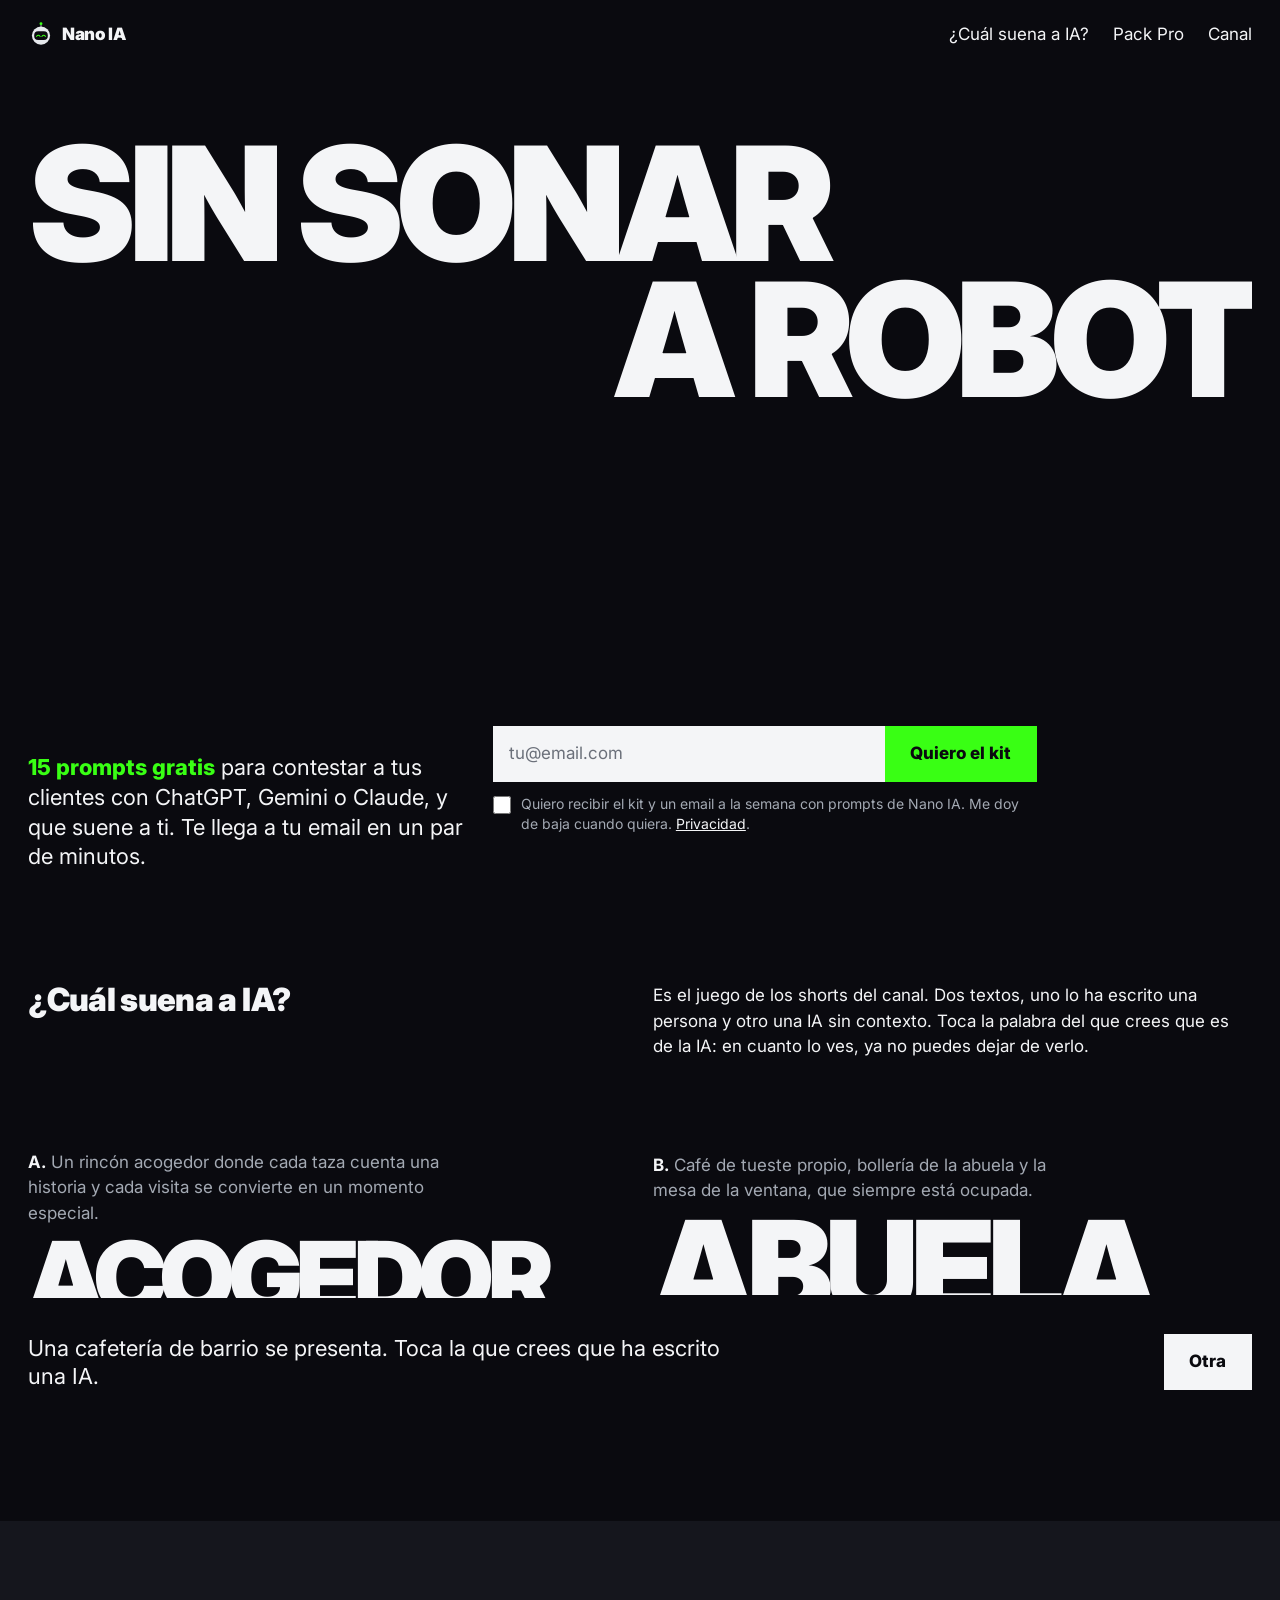
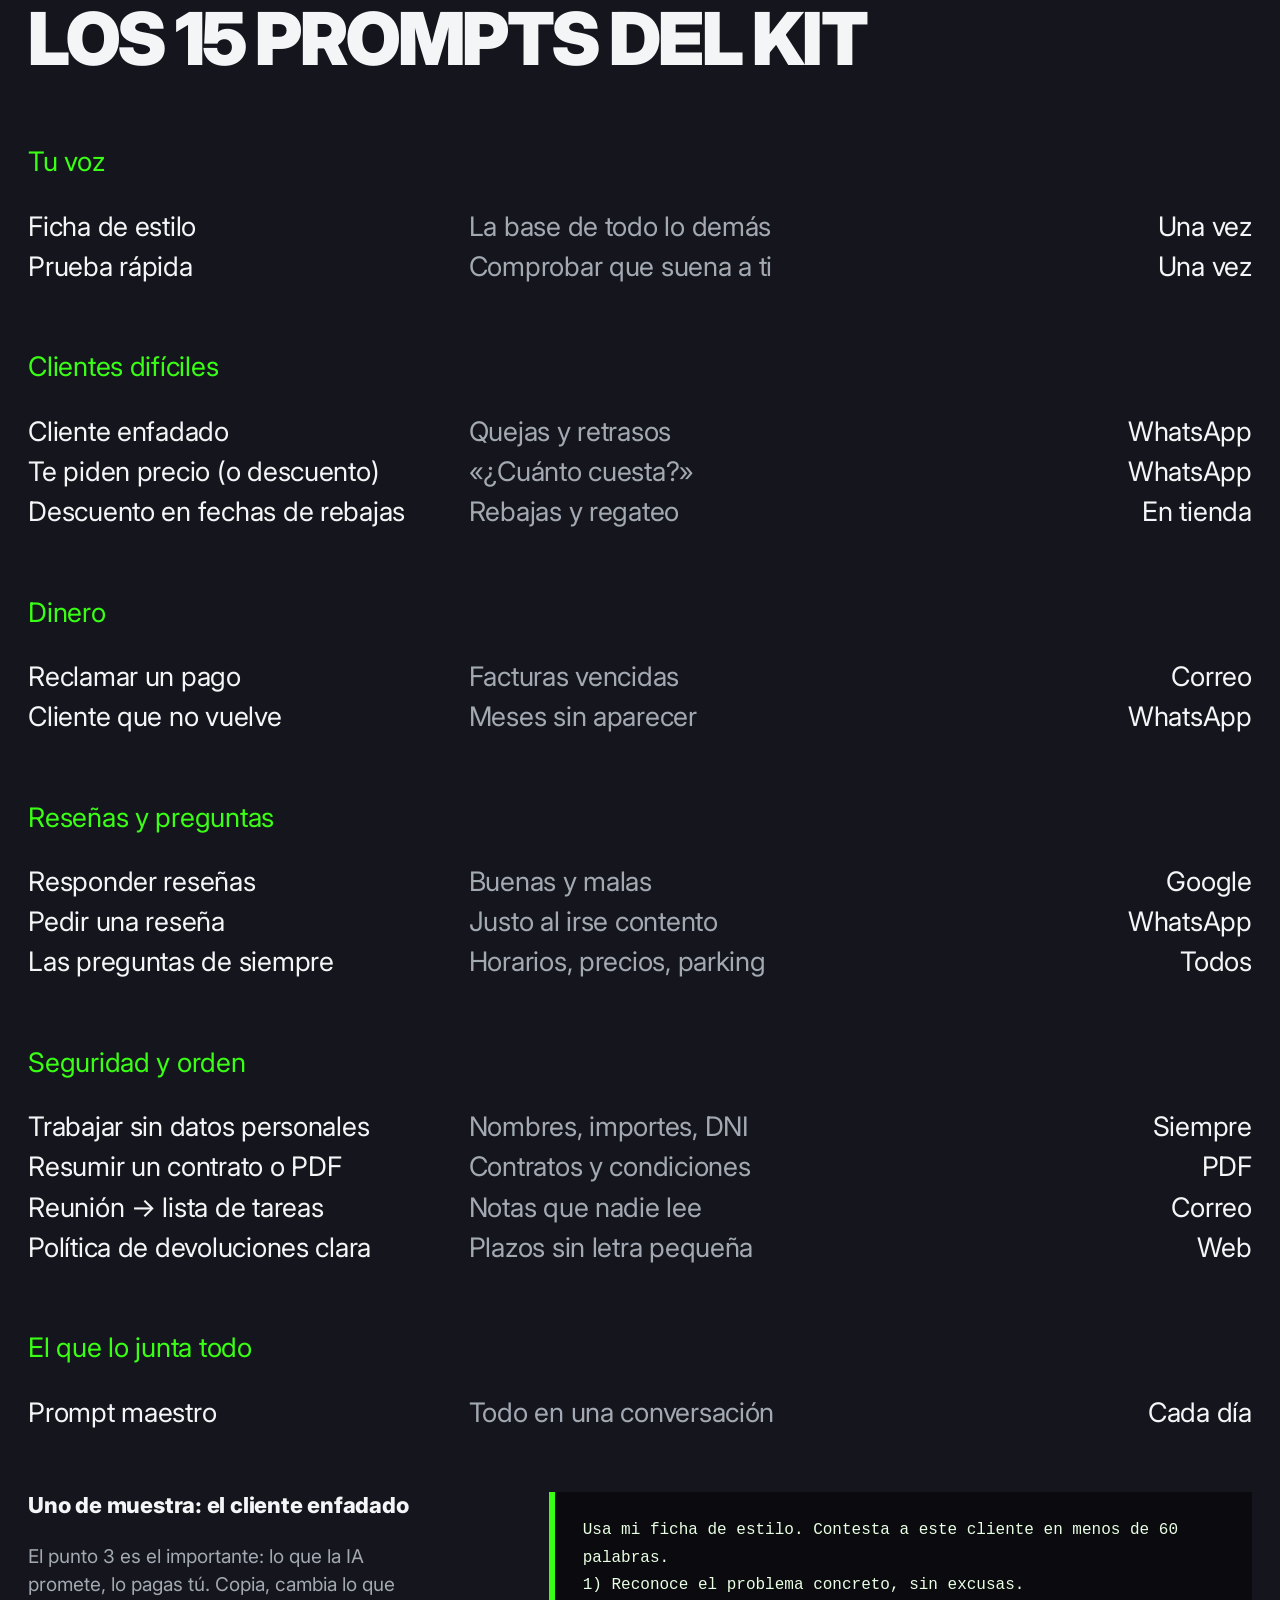
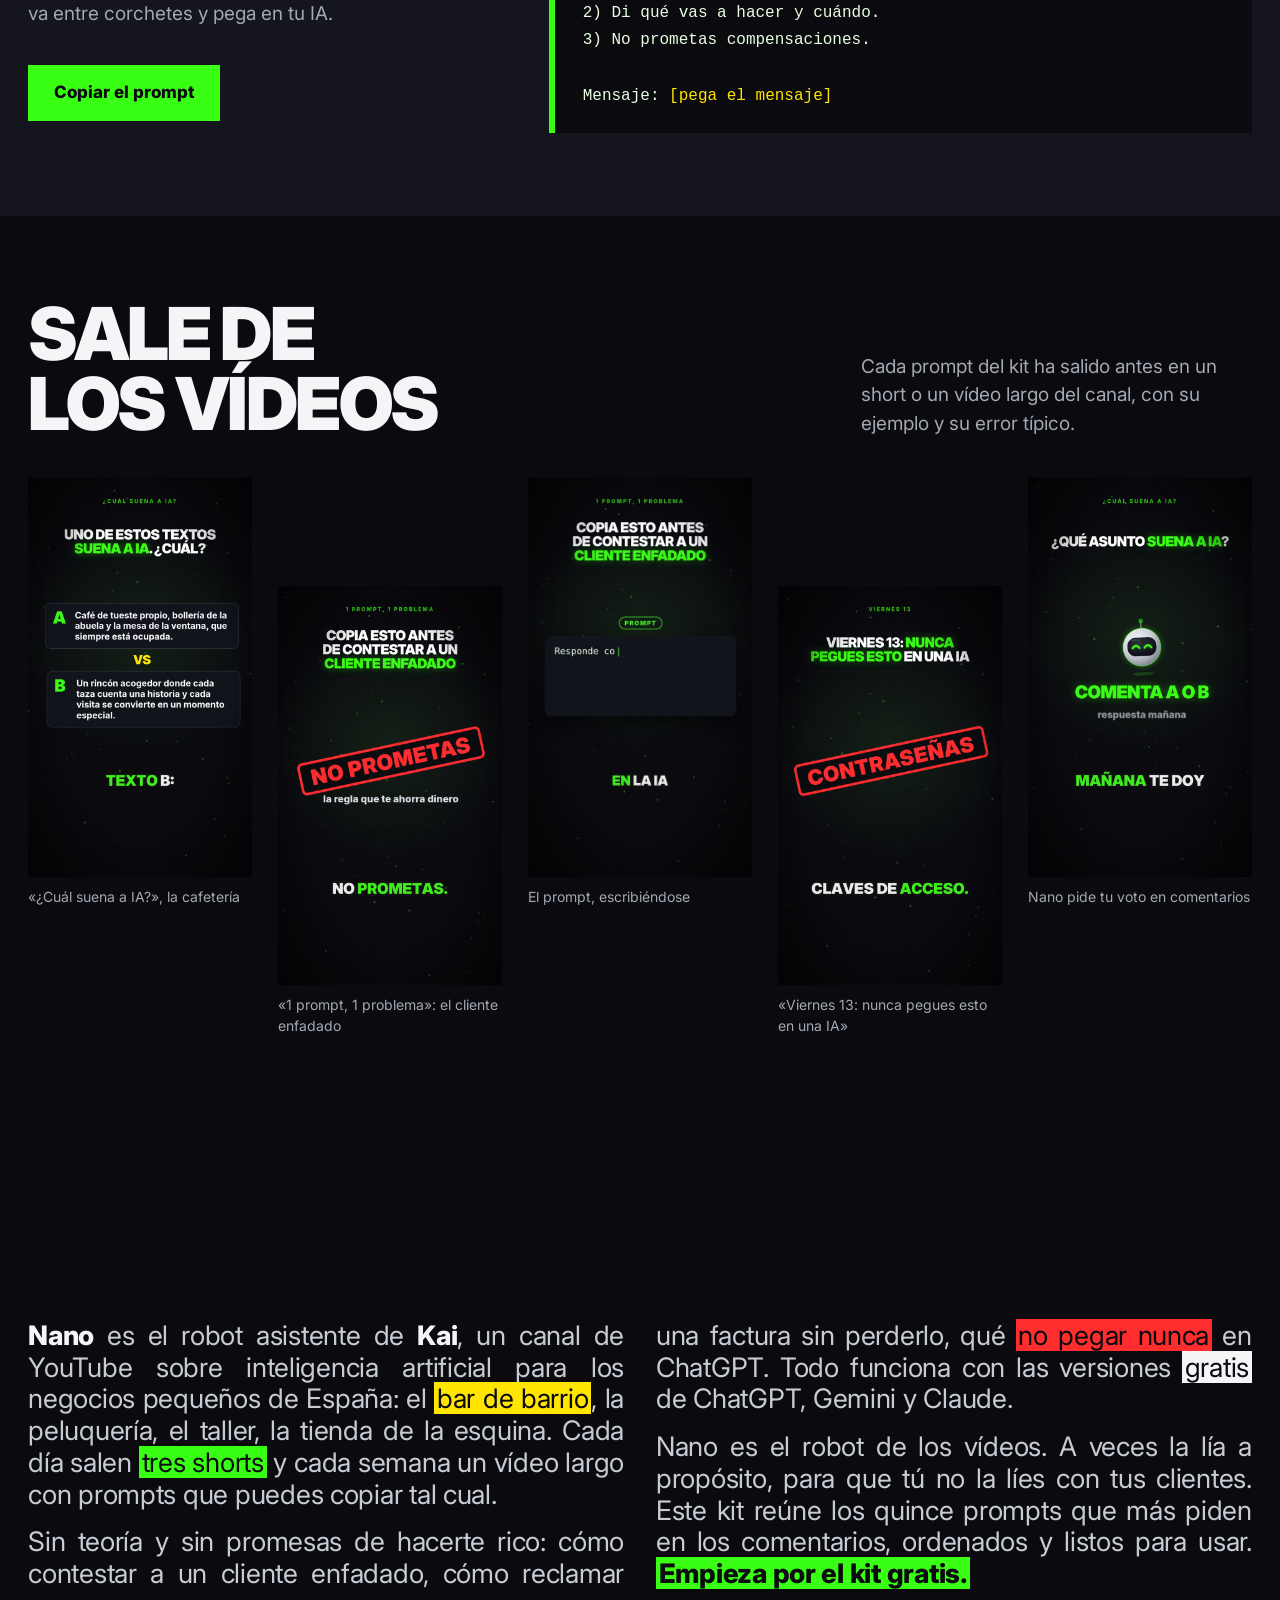
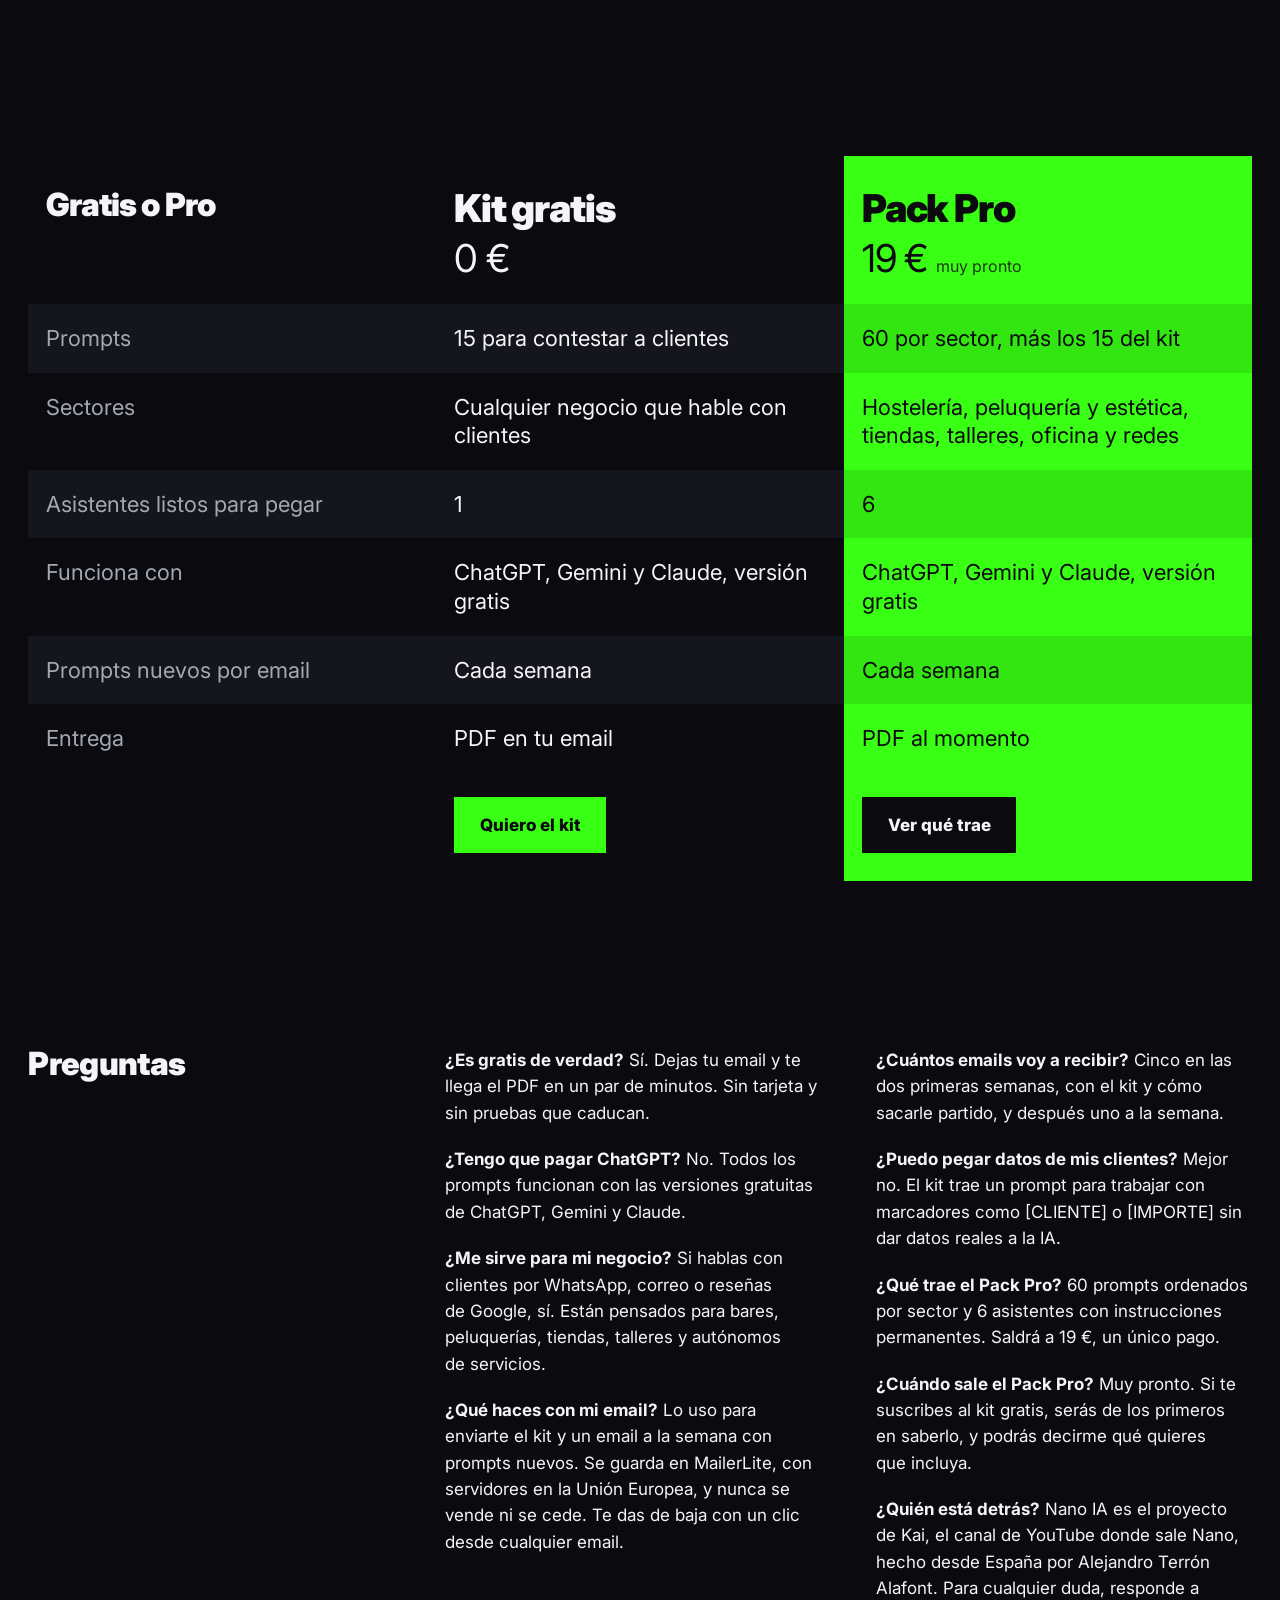
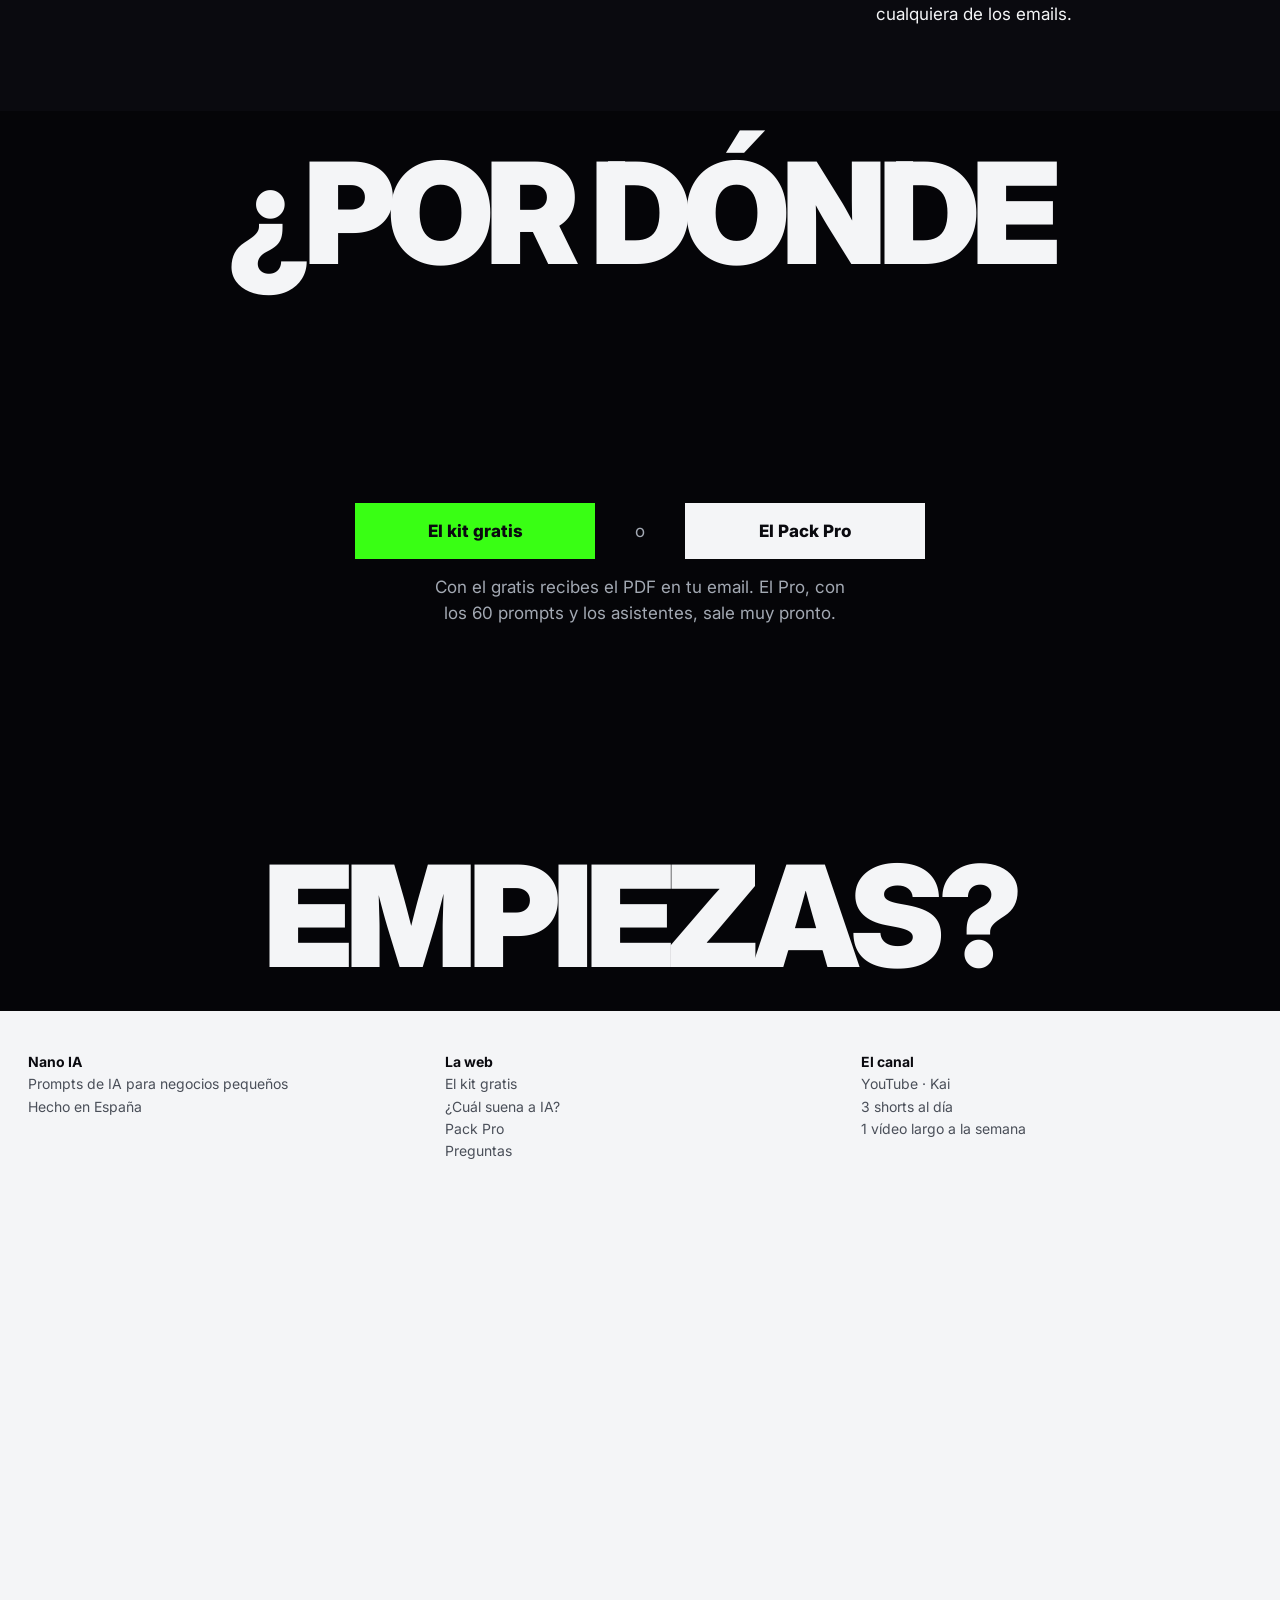
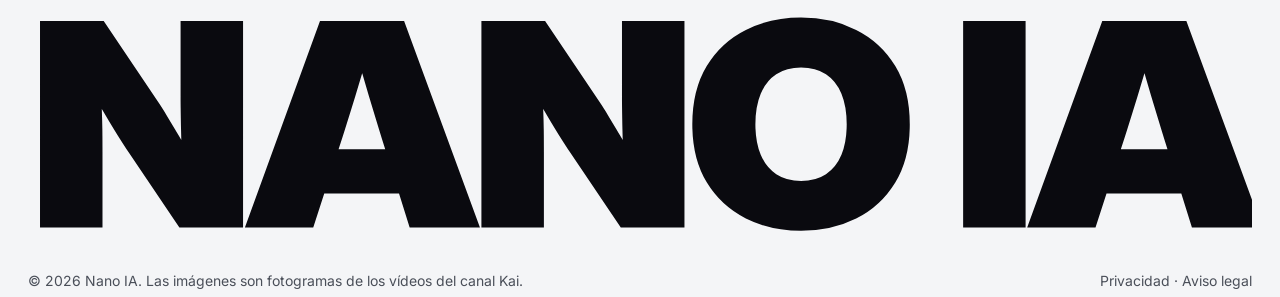
<file: index.html>
<!doctype html>
<html lang="es">
<head>
<meta charset="utf-8">
<meta name="viewport" content="width=device-width, initial-scale=1">
<title>Nano IA · 15 prompts gratis para contestar a clientes</title>
<meta name="description" content="15 prompts gratis para contestar a tus clientes con ChatGPT, Gemini o Claude sin sonar a robot. Para bares, peluquerías, tiendas y talleres.">
<link rel="canonical" href="https://aterron969-alt.github.io/nano-ia/">
<meta property="og:type" content="website"><meta property="og:title" content="Nano IA · 15 prompts gratis para contestar a clientes"><meta property="og:description" content="15 prompts gratis para contestar a tus clientes con ChatGPT, Gemini o Claude sin sonar a robot. Para bares, peluquerías, tiendas y talleres.">
<meta property="og:url" content="https://aterron969-alt.github.io/nano-ia/"><meta property="og:image" content="https://aterron969-alt.github.io/nano-ia/assets/og.jpg"><meta property="og:locale" content="es_ES">
<meta name="twitter:card" content="summary_large_image">
<meta name="theme-color" content="#0A0A0F">
<link rel="icon" href="assets/favicon.svg" type="image/svg+xml">
<link rel="preconnect" href="https://fonts.googleapis.com"><link rel="preconnect" href="https://fonts.gstatic.com" crossorigin>
<link href="https://fonts.googleapis.com/css2?family=Inter:opsz,wght@14..32,400..900&display=swap" rel="stylesheet">
<link rel="stylesheet" href="assets/site.css">
<script data-goatcounter="https://nanoia.goatcounter.com/count" async src="https://gc.zgo.at/count.js"></script>
<script>document.documentElement.classList.add('js')</script>
</head>
<body>
<header class="top"><a class="wordmark" href="./"><svg viewBox="-60 -66 120 126" aria-hidden="true"><line x1="0" y1="-40" x2="0" y2="-56" stroke="#A3A9B3" stroke-width="5"/><circle cx="0" cy="-58" r="7" fill="#39FF14"/><circle r="44" fill="#E6E9ED"/><rect x="-33" y="-21" width="66" height="42" rx="19" fill="#0A0A0F"/><path d="M-22 4 Q-13 -8 -4 4 M4 4 Q13 -8 22 4" stroke="#39FF14" stroke-width="5" fill="none" stroke-linecap="round"/></svg><span>Nano IA</span></a><nav class="navlinks" aria-label="Principal"><a href="#juego" class=opt>¿Cuál suena a IA?</a><a href="pro.html">Pack Pro</a><a href="https://www.youtube.com/@automatizaai_mad" class=opt>Canal</a></nav></header>
<main>
<section class="hero" id="kit" aria-labelledby="h1">
  <h1 id="h1" class="display lines"><span class="line"><span data-line style="--i:0">Sin sonar</span></span><span class="line"><span data-line style="--i:1">a robot</span></span></h1>
  <div class="row">
    <p data-rise style="--i:0"><b>15 prompts gratis</b> para contestar a tus clientes con ChatGPT, Gemini o Claude, y que suene a ti. Te llega a tu email en un par de minutos.</p>
    <div data-rise style="--i:1"><form class="capture" data-capture data-action="https://assets.mailerlite.com/jsonp/2780004/forms/203618699435837417/subscribe" data-redirect="gracias.html" action="https://assets.mailerlite.com/jsonp/2780004/forms/203618699435837417/subscribe" method="post" novalidate>
  <label class="sr-only" for="email">Tu email</label>
  <div class="fields"><input id="email" name="fields[email]" type="email" autocomplete="email" inputmode="email" placeholder="tu@email.com" required><button class="button" type="submit">Quiero el kit</button></div>
  <label class="consent"><input type="checkbox" name="consent" required><span>Quiero recibir el kit y un email a la semana con prompts de Nano IA. Me doy de baja cuando quiera. <a href="privacidad.html">Privacidad</a>.</span></label>
  <p class="status" role="status" aria-live="polite"></p>
</form></div>
  </div>
</section>

<section class="sec ab wrap" id="juego" data-game aria-labelledby="h-juego">
  <div class="grid intro"><h2 id="h-juego" data-reveal>¿Cuál suena a IA?</h2><p data-reveal style="--i:1">Es el juego de los shorts del canal. Dos textos, uno lo ha escrito una persona y otro una IA sin contexto. Toca la palabra del que crees que es de la IA: en cuanto lo ves, ya no puedes dejar de verlo.</p></div>
  <div class="stage">
    <button class="spec" type="button"><span class="cap"><b>A.</b> Un rincón acogedor donde cada taza cuenta una historia y cada visita se convierte en un momento especial.</span><span class="box"><span class="word">Acogedor</span><span class="verdict" aria-hidden="true">Suena a IA</span></span></button>
    <button class="spec" type="button"><span class="cap"><b>B.</b> Café de tueste propio, bollería de la abuela y la mesa de la ventana, que siempre está ocupada.</span><span class="box"><span class="word">Abuela</span><span class="verdict" aria-hidden="true">Persona</span></span></button>
  </div>
  <div class="after"><p data-why aria-live="polite">Una cafetería de barrio se presenta. Toca la que crees que ha escrito una IA.</p><div class="ctl"><span class="score" data-score></span><button class="button ink" type="button" data-next hidden>Otra</button></div></div>
  <script type="application/json">[{"ask": "Una cafetería de barrio se presenta. Toca la que crees que ha escrito una IA.", "options": [{"word": "Acogedor", "ai": true, "text": "Un rincón acogedor donde cada taza cuenta una historia y cada visita se convierte en un momento especial."}, {"word": "Abuela", "ai": false, "text": "Café de tueste propio, bollería de la abuela y la mesa de la ventana, que siempre está ocupada."}], "why": "La A podría ser de cualquier cafetería del mundo. La B solo puede ser de una: el tueste, la abuela, la mesa de la ventana."}, {"ask": "Dos asuntos de email. ¿Cuál huele a IA?", "options": [{"word": "Martes", "ai": false, "text": "Lo de las facturas del martes, ¿lo vemos el jueves?"}, {"word": "Potencial", "ai": true, "text": "Desbloquea todo tu potencial con nuestra solución innovadora."}], "why": "«Desbloquea», «potencial», «innovadora»: verbos grandes y nada concreto. El asunto humano menciona algo que solo sabéis tú y esa persona."}, {"ask": "La carta de un restaurante. ¿Cuál es de la IA?", "options": [{"word": "Croquetas", "ai": false, "text": "Croquetas caseras, las de los jueves."}, {"word": "Inolvidable", "ai": true, "text": "Una experiencia gastronómica inolvidable."}], "why": "Genérico suena a IA; concreto suena a persona. Las croquetas de los jueves no se las inventa ningún modelo."}, {"ask": "Un cliente se queja por WhatsApp. ¿Qué respuesta es de la IA?", "options": [{"word": "Lamentamos", "ai": true, "text": "Estimado cliente, lamentamos las molestias ocasionadas."}, {"word": "Mañana", "ai": false, "text": "Tienes razón, se nos pasó. Mañana a las 10 lo tienes."}], "why": "Una fórmula de centralita contra un hecho y una hora. El prompt 3 del kit hace que la IA escriba la segunda."}]</script>
</section>

<section class="sec lineup wrap" aria-labelledby="h-dentro">
  <h2 id="h-dentro" class="head" data-reveal>Los 15 prompts del kit</h2>
  <div class="group"><h3 class="gh">Tu voz</h3><ul class="rows"><li class="row" data-reveal style="--i:0"><span>Ficha de estilo</span><span class="k">La base de todo lo demás</span><span class="t">Una vez</span></li><li class="row" data-reveal style="--i:1"><span>Prueba rápida</span><span class="k">Comprobar que suena a ti</span><span class="t">Una vez</span></li></ul></div><div class="group"><h3 class="gh">Clientes difíciles</h3><ul class="rows"><li class="row" data-reveal style="--i:0"><span>Cliente enfadado</span><span class="k">Quejas y retrasos</span><span class="t">WhatsApp</span></li><li class="row" data-reveal style="--i:1"><span>Te piden precio (o descuento)</span><span class="k">«¿Cuánto cuesta?»</span><span class="t">WhatsApp</span></li><li class="row" data-reveal style="--i:2"><span>Descuento en fechas de rebajas</span><span class="k">Rebajas y regateo</span><span class="t">En tienda</span></li></ul></div><div class="group"><h3 class="gh">Dinero</h3><ul class="rows"><li class="row" data-reveal style="--i:0"><span>Reclamar un pago</span><span class="k">Facturas vencidas</span><span class="t">Correo</span></li><li class="row" data-reveal style="--i:1"><span>Cliente que no vuelve</span><span class="k">Meses sin aparecer</span><span class="t">WhatsApp</span></li></ul></div><div class="group"><h3 class="gh">Reseñas y preguntas</h3><ul class="rows"><li class="row" data-reveal style="--i:0"><span>Responder reseñas</span><span class="k">Buenas y malas</span><span class="t">Google</span></li><li class="row" data-reveal style="--i:1"><span>Pedir una reseña</span><span class="k">Justo al irse contento</span><span class="t">WhatsApp</span></li><li class="row" data-reveal style="--i:2"><span>Las preguntas de siempre</span><span class="k">Horarios, precios, parking</span><span class="t">Todos</span></li></ul></div><div class="group"><h3 class="gh">Seguridad y orden</h3><ul class="rows"><li class="row" data-reveal style="--i:0"><span>Trabajar sin datos personales</span><span class="k">Nombres, importes, DNI</span><span class="t">Siempre</span></li><li class="row" data-reveal style="--i:1"><span>Resumir un contrato o PDF</span><span class="k">Contratos y condiciones</span><span class="t">PDF</span></li><li class="row" data-reveal style="--i:2"><span>Reunión → lista de tareas</span><span class="k">Notas que nadie lee</span><span class="t">Correo</span></li><li class="row" data-reveal style="--i:3"><span>Política de devoluciones clara</span><span class="k">Plazos sin letra pequeña</span><span class="t">Web</span></li></ul></div><div class="group"><h3 class="gh">El que lo junta todo</h3><ul class="rows"><li class="row" data-reveal style="--i:0"><span>Prompt maestro</span><span class="k">Todo en una conversación</span><span class="t">Cada día</span></li></ul></div>
  <div class="sample">
    <h3 data-reveal>Uno de muestra: el cliente enfadado</h3>
    <p data-reveal style="--i:1">El punto 3 es el importante: lo que la IA promete, lo pagas tú. Copia, cambia lo que va entre corchetes y pega en tu IA.</p>
    <pre data-reveal style="--i:2"><code id="p-muestra">Usa mi ficha de estilo. Contesta a este cliente en menos de 60 palabras.
1) Reconoce el problema concreto, sin excusas.
2) Di qué vas a hacer y cuándo.
3) No prometas compensaciones.

Mensaje: <span class="ph">[pega el mensaje]</span></code></pre>
    <button class="button copy" type="button" data-copy="p-muestra" data-reveal style="--i:3">Copiar el prompt</button>
  </div>
</section>

<section class="band wrap" aria-labelledby="h-canal">
  <div class="head-row"><h2 id="h-canal" class="head" data-reveal>Sale de los vídeos</h2><p data-reveal style="--i:1">Cada prompt del kit ha salido antes en un short o un vídeo largo del canal, con su ejemplo y su error típico.</p></div>
  <div class="frames"><figure data-reveal style="--i:0"><img src="assets/short-ab-cafe.jpg" width="720" height="1280" alt="Fotograma de un short de Nano: «¿Cuál suena a IA?», la cafetería"><figcaption>«¿Cuál suena a IA?», la cafetería</figcaption></figure><figure data-reveal style="--i:1"><img src="assets/short-no-prometas.jpg" width="720" height="1280" alt="Fotograma de un short de Nano: «1 prompt, 1 problema»: el cliente enfadado"><figcaption>«1 prompt, 1 problema»: el cliente enfadado</figcaption></figure><figure data-reveal style="--i:2"><video src="assets/loop-prompt.mp4" poster="assets/loop-prompt-poster.jpg" width="540" height="960" muted loop autoplay playsinline aria-label="El prompt, escribiéndose"></video><figcaption>El prompt, escribiéndose</figcaption></figure><figure data-reveal style="--i:3"><img src="assets/short-contrasenas.jpg" width="720" height="1280" alt="Fotograma de un short de Nano: «Viernes 13: nunca pegues esto en una IA»"><figcaption>«Viernes 13: nunca pegues esto en una IA»</figcaption></figure><figure data-reveal style="--i:4"><img src="assets/short-comenta.jpg" width="720" height="1280" alt="Fotograma de un short de Nano: Nano pide tu voto en comentarios"><figcaption>Nano pide tu voto en comentarios</figcaption></figure></div>
</section>

<section class="sec about wrap" aria-labelledby="h-nano">
  <h2 id="h-nano" class="head" data-reveal>Quién es Nano</h2>
  <div class="text" data-reveal style="--i:1">
    <p><strong>Nano</strong> es el robot asistente de <strong>Kai</strong>, un canal de YouTube sobre inteligencia artificial para los negocios pequeños de España: el <span class="hl y">bar de barrio</span>, la peluquería, el taller, la tienda de la esquina. Cada día salen <span class="hl g">tres shorts</span> y cada semana un vídeo largo con prompts que puedes copiar tal cual.</p>
    <p>Sin teoría y sin promesas de hacerte rico: cómo contestar a un cliente enfadado, cómo reclamar una factura sin perderlo, qué <span class="hl r">no pegar nunca</span> en ChatGPT. Todo funciona con las versiones <span class="hl w">gratis</span> de ChatGPT, Gemini y Claude.</p>
    <p>Nano es el robot de los vídeos. A veces la lía a propósito, para que tú no la líes con tus clientes. Este kit reúne los quince prompts que más piden en los comentarios, ordenados y listos para usar. <a class="hl g" href="#kit">Empieza por el kit gratis.</a></p>
  </div>
</section>

<section class="sec price wrap" id="precios" aria-labelledby="h-precio">
  <table>
    <colgroup><col class="what"><col><col></colgroup>
    <thead><tr><th scope="col" id="h-precio">Gratis o Pro</th><th scope="col">Kit gratis<span class="p">0 €</span></th><th scope="col" class="pro">Pack Pro<span class="p">19 € <small>muy pronto</small></span></th></tr></thead>
    <tbody><tr><th scope="row">Prompts</th><td>15 para contestar a clientes</td><td class="pro">60 por sector, más los 15 del kit</td></tr><tr><th scope="row">Sectores</th><td>Cualquier negocio que hable con clientes</td><td class="pro">Hostelería, peluquería y estética, tiendas, talleres, oficina y redes</td></tr><tr><th scope="row">Asistentes listos para pegar</th><td>1</td><td class="pro">6</td></tr><tr><th scope="row">Funciona con</th><td>ChatGPT, Gemini y Claude, versión gratis</td><td class="pro">ChatGPT, Gemini y Claude, versión gratis</td></tr><tr><th scope="row">Prompts nuevos por email</th><td>Cada semana</td><td class="pro">Cada semana</td></tr><tr><th scope="row">Entrega</th><td>PDF en tu email</td><td class="pro">PDF al momento</td></tr></tbody>
    <tfoot><tr><td></td><td><a class="button" href="#kit">Quiero el kit</a></td><td class="pro"><a class="button dark" href="pro.html">Ver qué trae</a></td></tr></tfoot>
  </table>
  <div class="stacked"><h2 class="head">Gratis o Pro</h2><div class="plan "><h3>Kit gratis</h3><p class="p">0 € <small></small></p><a class="button " href="#kit">Quiero el kit</a><dl><dt>Prompts</dt><dd>15 para contestar a clientes</dd><dt>Sectores</dt><dd>Cualquier negocio que hable con clientes</dd><dt>Asistentes listos para pegar</dt><dd>1</dd><dt>Funciona con</dt><dd>ChatGPT, Gemini y Claude, versión gratis</dd><dt>Prompts nuevos por email</dt><dd>Cada semana</dd><dt>Entrega</dt><dd>PDF en tu email</dd></dl></div><div class="plan pro"><h3>Pack Pro</h3><p class="p">19 € <small>muy pronto</small></p><a class="button dark" href="pro.html">Ver qué trae</a><dl><dt>Prompts</dt><dd>60 por sector, más los 15 del kit</dd><dt>Sectores</dt><dd>Hostelería, peluquería y estética, tiendas, talleres, oficina y redes</dd><dt>Asistentes listos para pegar</dt><dd>6</dd><dt>Funciona con</dt><dd>ChatGPT, Gemini y Claude, versión gratis</dd><dt>Prompts nuevos por email</dt><dd>Cada semana</dd><dt>Entrega</dt><dd>PDF al momento</dd></dl></div></div>
</section>

<section class="sec faq wrap" id="preguntas" aria-labelledby="h-faq">
  <div class="grid"><h2 id="h-faq" data-reveal>Preguntas</h2><div class="qa"><p data-reveal style='--i:0'><b>¿Es gratis de verdad?</b> Sí. Dejas tu email y te llega el PDF en un par de minutos. Sin tarjeta y sin pruebas que caducan.</p><p data-reveal style='--i:1'><b>¿Tengo que pagar ChatGPT?</b> No. Todos los prompts funcionan con las versiones gratuitas de ChatGPT, Gemini y Claude.</p><p data-reveal style='--i:2'><b>¿Me sirve para mi negocio?</b> Si hablas con clientes por WhatsApp, correo o reseñas de Google, sí. Están pensados para bares, peluquerías, tiendas, talleres y autónomos de servicios.</p><p data-reveal style='--i:3'><b>¿Qué haces con mi email?</b> Lo uso para enviarte el kit y un email a la semana con prompts nuevos. Se guarda en MailerLite, con servidores en la Unión Europea, y nunca se vende ni se cede. Te das de baja con un clic desde cualquier email.</p><p data-reveal style='--i:4'><b>¿Cuántos emails voy a recibir?</b> Cinco en las dos primeras semanas, con el kit y cómo sacarle partido, y después uno a la semana.</p><p data-reveal style='--i:5'><b>¿Puedo pegar datos de mis clientes?</b> Mejor no. El kit trae un prompt para trabajar con marcadores como [CLIENTE] o [IMPORTE] sin dar datos reales a la IA.</p><p data-reveal style='--i:6'><b>¿Qué trae el Pack Pro?</b> 60 prompts ordenados por sector y 6 asistentes con instrucciones permanentes. Saldrá a 19 €, un único pago.</p><p data-reveal style='--i:7'><b>¿Cuándo sale el Pack Pro?</b> Muy pronto. Si te suscribes al kit gratis, serás de los primeros en saberlo, y podrás decirme qué quieres que incluya.</p><p data-reveal style='--i:8'><b>¿Quién está detrás?</b> Nano IA es el proyecto de Kai, el canal de YouTube donde sale Nano, hecho desde España por Alejandro Terrón Alafont. Para cualquier duda, responde a cualquiera de los emails.</p></div></div>
</section>

<section class="ask" aria-labelledby="h-ask">
  <h2 id="h-ask" data-reveal>¿Por dónde<span class="sr-only"> empiezas?</span></h2>
  <div class="mid">
    <div class="choice"><a class="button" href="#kit">El kit gratis</a><span class="or">o</span><a class="button ink" href="pro.html">El Pack Pro</a></div><p>Con el gratis recibes el PDF en tu email. El Pro, con los 60 prompts y los asistentes, sale muy pronto.</p>
  </div>
  <p class="head" aria-hidden="true" style="font-size:clamp(4.5rem,11vw,10.5rem);letter-spacing:-0.05em;line-height:1;margin:0 auto;max-width:none">empiezas?</p>
</section>
</main>
<footer class="foot">
<div class="cols">
  <ul class="plain"><li>Nano IA</li><li>Prompts de IA para negocios pequeños</li><li>Hecho en España</li></ul>
  <ul class="plain"><li>La web</li><li><a href="./#kit">El kit gratis</a></li><li><a href="./#juego">¿Cuál suena a IA?</a></li><li><a href="pro.html">Pack Pro</a></li><li><a href="./#preguntas">Preguntas</a></li></ul>
  <ul class="plain"><li>El canal</li><li><a href="https://www.youtube.com/@automatizaai_mad">YouTube · Kai</a></li><li>3 shorts al día</li><li>1 vídeo largo a la semana</li></ul>
</div>
<div></div>
<div class="mark"><svg viewBox="0 0 1000 190" role="img" aria-label="Nano IA"><text x="0" y="172" font-family="Inter, sans-serif" font-weight="900" font-size="232" textLength="1000" lengthAdjust="spacingAndGlyphs" letter-spacing="-8">NANO IA</text></svg><div class="legal"><span>© 2026 Nano IA. Las imágenes son fotogramas de los vídeos del canal Kai.</span><span><a href="privacidad.html" style="color:inherit">Privacidad</a> · <a href="aviso-legal.html" style="color:inherit">Aviso legal</a></span></div></div>
</footer>
<script src="assets/site.js" defer></script>
</body></html>
</file>
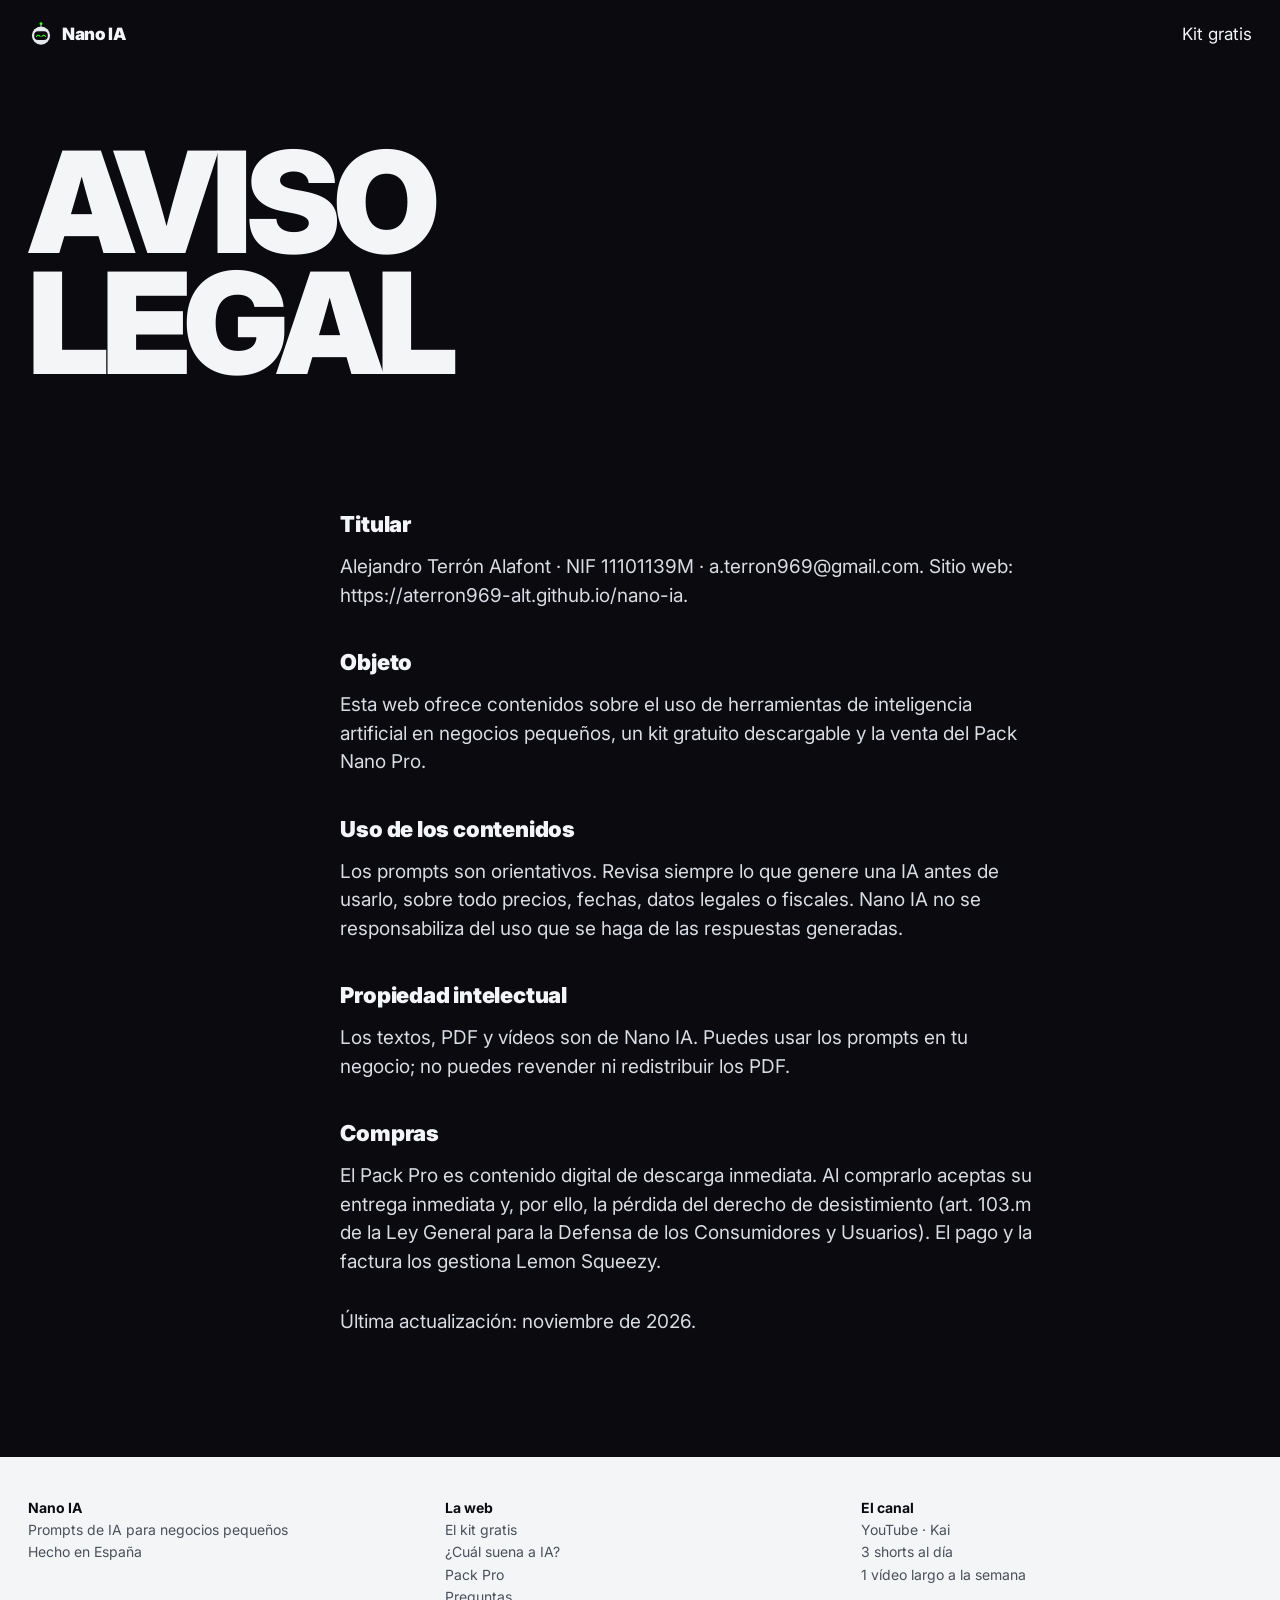
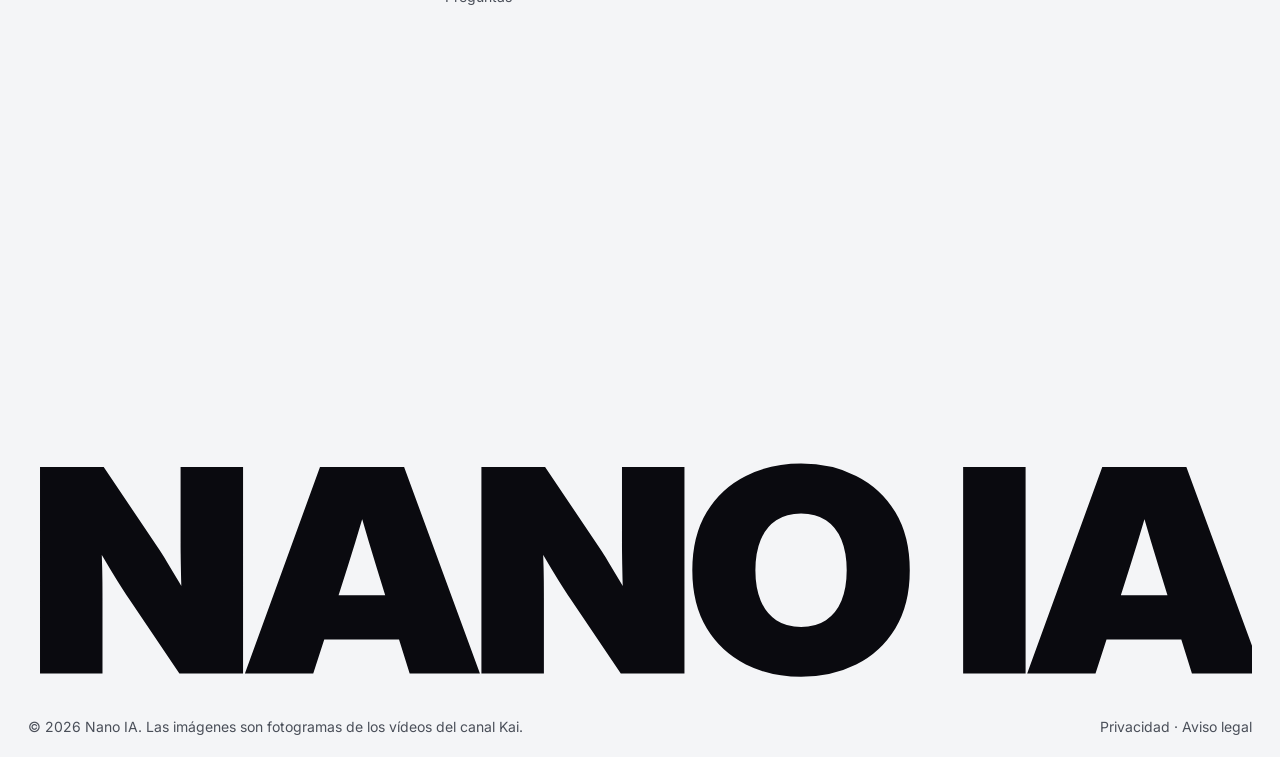
<file: aviso-legal.html>
<!doctype html>
<html lang="es">
<head>
<meta charset="utf-8">
<meta name="viewport" content="width=device-width, initial-scale=1">
<title>Aviso legal · Nano IA</title>
<meta name="description" content="Aviso legal">
<link rel="canonical" href="https://aterron969-alt.github.io/nano-ia/aviso-legal.html">
<meta property="og:type" content="website"><meta property="og:title" content="Aviso legal · Nano IA"><meta property="og:description" content="Aviso legal">
<meta property="og:url" content="https://aterron969-alt.github.io/nano-ia/aviso-legal.html"><meta property="og:image" content="https://aterron969-alt.github.io/nano-ia/assets/og.jpg"><meta property="og:locale" content="es_ES">
<meta name="twitter:card" content="summary_large_image">
<meta name="theme-color" content="#0A0A0F">
<link rel="icon" href="assets/favicon.svg" type="image/svg+xml">
<link rel="preconnect" href="https://fonts.googleapis.com"><link rel="preconnect" href="https://fonts.gstatic.com" crossorigin>
<link href="https://fonts.googleapis.com/css2?family=Inter:opsz,wght@14..32,400..900&display=swap" rel="stylesheet">
<link rel="stylesheet" href="assets/site.css">
<script data-goatcounter="https://nanoia.goatcounter.com/count" async src="https://gc.zgo.at/count.js"></script>
<script>document.documentElement.classList.add('js')</script>
</head>
<body>
<header class="top"><a class="wordmark" href="./"><svg viewBox="-60 -66 120 126" aria-hidden="true"><line x1="0" y1="-40" x2="0" y2="-56" stroke="#A3A9B3" stroke-width="5"/><circle cx="0" cy="-58" r="7" fill="#39FF14"/><circle r="44" fill="#E6E9ED"/><rect x="-33" y="-21" width="66" height="42" rx="19" fill="#0A0A0F"/><path d="M-22 4 Q-13 -8 -4 4 M4 4 Q13 -8 22 4" stroke="#39FF14" stroke-width="5" fill="none" stroke-linecap="round"/></svg><span>Nano IA</span></a><nav class="navlinks" aria-label="Principal"><a href="./#kit">Kit gratis</a></nav></header>
<main><section class="page-hero" style="min-height:48svh" aria-labelledby="h1"><h1 id="h1" class="display lines"><span class="line"><span data-line>Aviso</span></span><span class="line"><span data-line style="--i:1">legal</span></span></h1></section>
<section class="doc"><div class="text" data-reveal><h2>Titular</h2><p>Alejandro Terrón Alafont · NIF 11101139M · a.terron969@gmail.com. Sitio web: https://aterron969-alt.github.io/nano-ia.</p>
<h2>Objeto</h2><p>Esta web ofrece contenidos sobre el uso de herramientas de inteligencia artificial en negocios pequeños, un kit gratuito descargable y la venta del Pack Nano Pro.</p>
<h2>Uso de los contenidos</h2><p>Los prompts son orientativos. Revisa siempre lo que genere una IA antes de usarlo, sobre todo precios, fechas, datos legales o fiscales. Nano IA no se responsabiliza del uso que se haga de las respuestas generadas.</p>
<h2>Propiedad intelectual</h2><p>Los textos, PDF y vídeos son de Nano IA. Puedes usar los prompts en tu negocio; no puedes revender ni redistribuir los PDF.</p>
<h2>Compras</h2><p>El Pack Pro es contenido digital de descarga inmediata. Al comprarlo aceptas su entrega inmediata y, por ello, la pérdida del derecho de desistimiento (art. 103.m de la Ley General para la Defensa de los Consumidores y Usuarios). El pago y la factura los gestiona Lemon Squeezy.</p><p style="margin-top:2rem" class="muted">Última actualización: noviembre de 2026.</p></div></section></main>
<footer class="foot">
<div class="cols">
  <ul class="plain"><li>Nano IA</li><li>Prompts de IA para negocios pequeños</li><li>Hecho en España</li></ul>
  <ul class="plain"><li>La web</li><li><a href="./#kit">El kit gratis</a></li><li><a href="./#juego">¿Cuál suena a IA?</a></li><li><a href="pro.html">Pack Pro</a></li><li><a href="./#preguntas">Preguntas</a></li></ul>
  <ul class="plain"><li>El canal</li><li><a href="https://www.youtube.com/@automatizaai_mad">YouTube · Kai</a></li><li>3 shorts al día</li><li>1 vídeo largo a la semana</li></ul>
</div>
<div></div>
<div class="mark"><svg viewBox="0 0 1000 190" role="img" aria-label="Nano IA"><text x="0" y="172" font-family="Inter, sans-serif" font-weight="900" font-size="232" textLength="1000" lengthAdjust="spacingAndGlyphs" letter-spacing="-8">NANO IA</text></svg><div class="legal"><span>© 2026 Nano IA. Las imágenes son fotogramas de los vídeos del canal Kai.</span><span><a href="privacidad.html" style="color:inherit">Privacidad</a> · <a href="aviso-legal.html" style="color:inherit">Aviso legal</a></span></div></div>
</footer>
<script src="assets/site.js" defer></script>
</body></html>
</file>
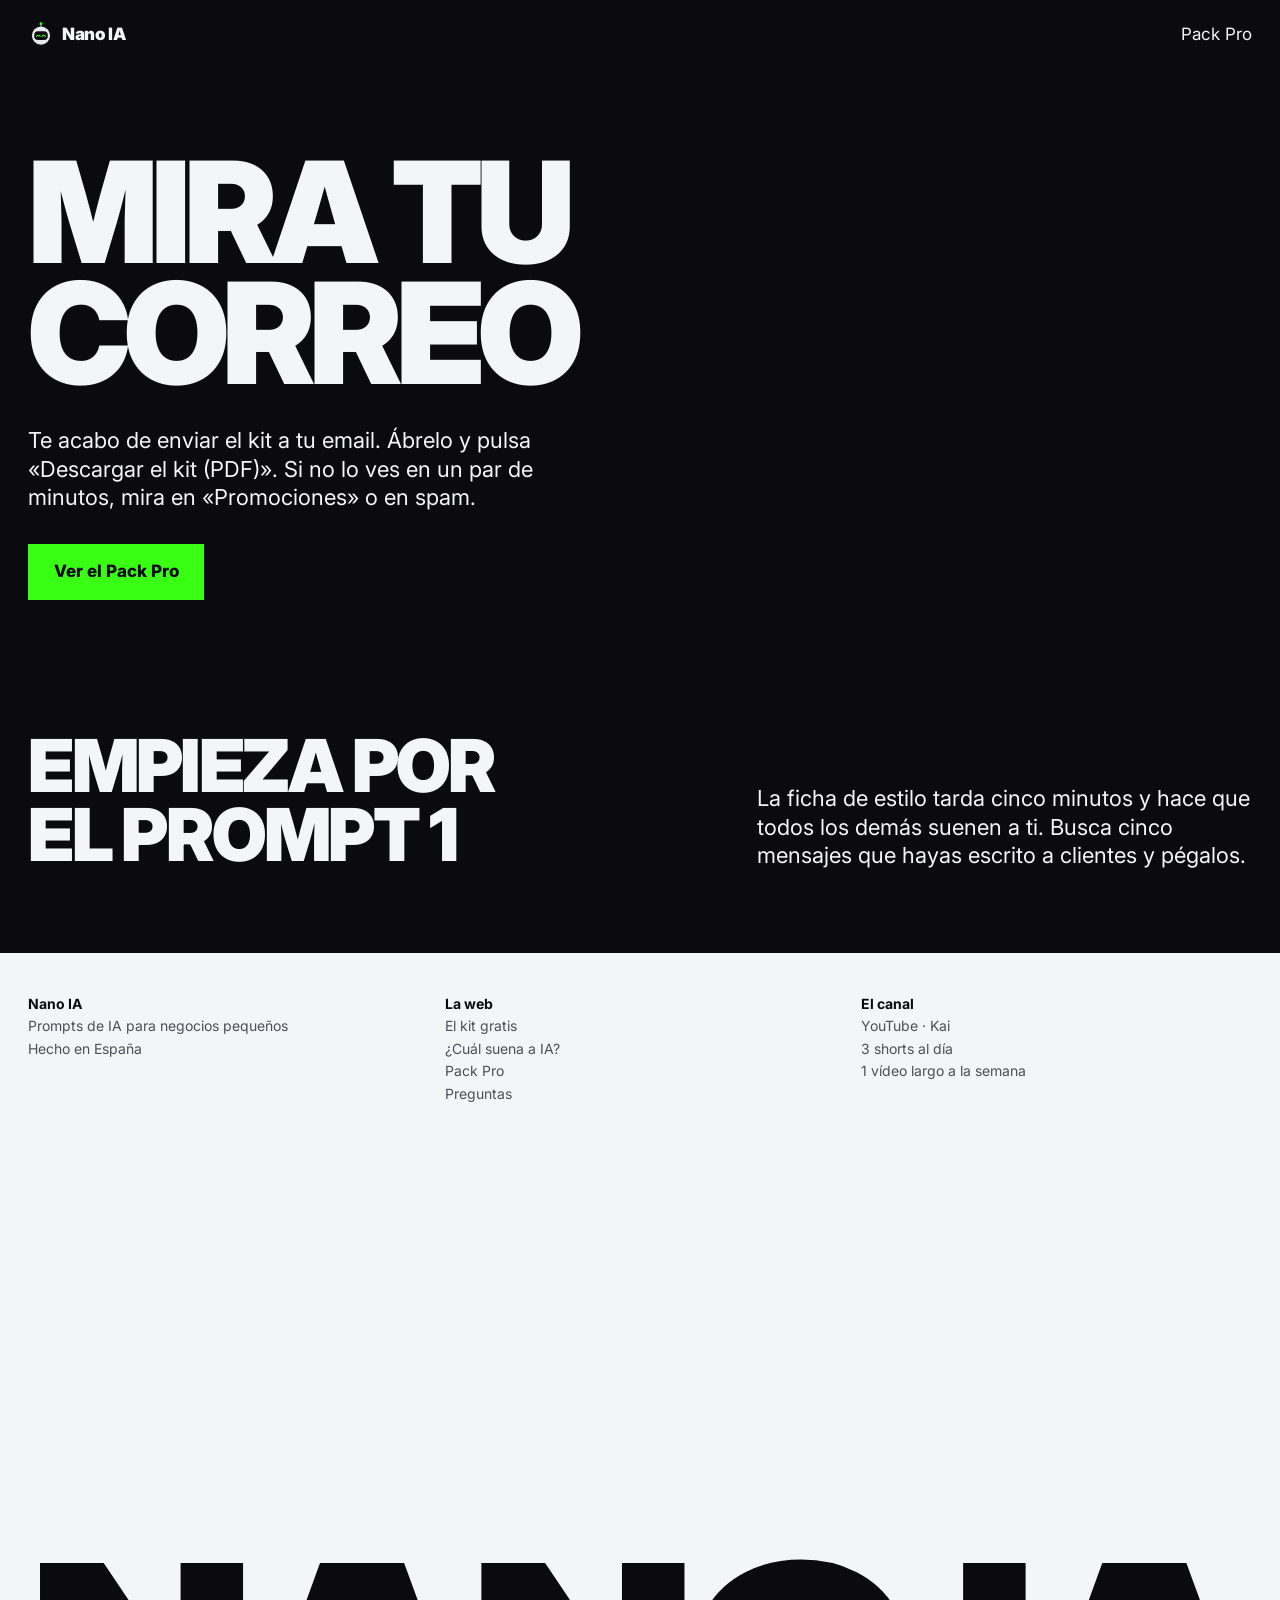
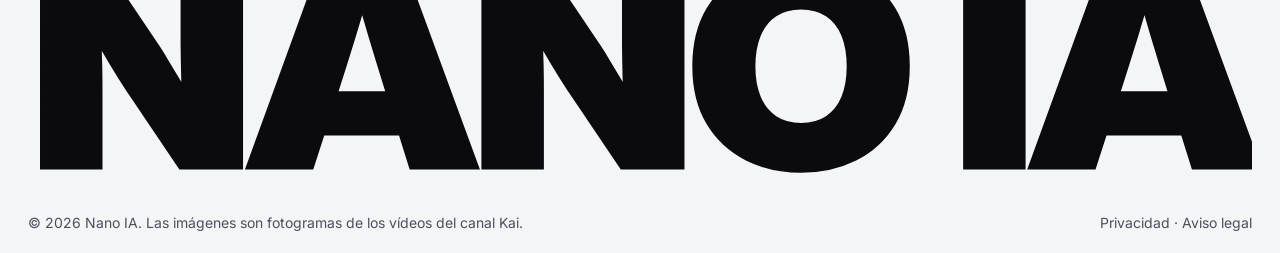
<file: gracias.html>
<!doctype html>
<html lang="es">
<head>
<meta charset="utf-8">
<meta name="viewport" content="width=device-width, initial-scale=1">
<title>Mira tu correo · Nano IA</title>
<meta name="description" content="Te hemos enviado el kit de 15 prompts por email.">
<link rel="canonical" href="https://aterron969-alt.github.io/nano-ia/gracias.html">
<meta property="og:type" content="website"><meta property="og:title" content="Mira tu correo · Nano IA"><meta property="og:description" content="Te hemos enviado el kit de 15 prompts por email.">
<meta property="og:url" content="https://aterron969-alt.github.io/nano-ia/gracias.html"><meta property="og:image" content="https://aterron969-alt.github.io/nano-ia/assets/og.jpg"><meta property="og:locale" content="es_ES">
<meta name="twitter:card" content="summary_large_image">
<meta name="theme-color" content="#0A0A0F">
<link rel="icon" href="assets/favicon.svg" type="image/svg+xml">
<link rel="preconnect" href="https://fonts.googleapis.com"><link rel="preconnect" href="https://fonts.gstatic.com" crossorigin>
<link href="https://fonts.googleapis.com/css2?family=Inter:opsz,wght@14..32,400..900&display=swap" rel="stylesheet">
<link rel="stylesheet" href="assets/site.css">
<script data-goatcounter="https://nanoia.goatcounter.com/count" async src="https://gc.zgo.at/count.js"></script>
<script>document.documentElement.classList.add('js')</script>
</head>
<body>
<header class="top"><a class="wordmark" href="./"><svg viewBox="-60 -66 120 126" aria-hidden="true"><line x1="0" y1="-40" x2="0" y2="-56" stroke="#A3A9B3" stroke-width="5"/><circle cx="0" cy="-58" r="7" fill="#39FF14"/><circle r="44" fill="#E6E9ED"/><rect x="-33" y="-21" width="66" height="42" rx="19" fill="#0A0A0F"/><path d="M-22 4 Q-13 -8 -4 4 M4 4 Q13 -8 22 4" stroke="#39FF14" stroke-width="5" fill="none" stroke-linecap="round"/></svg><span>Nano IA</span></a><nav class="navlinks" aria-label="Principal"><a href="pro.html">Pack Pro</a></nav></header>
<main>
<section class="page-hero" aria-labelledby="h1">
  <h1 id="h1" class="display lines"><span class="line"><span data-line>Mira tu</span></span><span class="line"><span data-line style="--i:1">correo</span></span></h1>
  <p data-rise>Te acabo de enviar el kit a tu email. Ábrelo y pulsa «Descargar el kit (PDF)». Si no lo ves en un par de minutos, mira en «Promociones» o en spam.</p>
  <div class="actions" data-rise style="--i:1"><a class="button" href="pro.html">Ver el Pack Pro</a></div>
</section>
<section class="sec wrap" aria-labelledby="h-empieza"><div class="grid"><h2 id="h-empieza" class="head" style="grid-column:1/8" data-reveal>Empieza por el prompt 1</h2><p class="lead" style="grid-column:8/13;align-self:end" data-reveal>La ficha de estilo tarda cinco minutos y hace que todos los demás suenen a ti. Busca cinco mensajes que hayas escrito a clientes y pégalos.</p></div></section>
</main>
<footer class="foot">
<div class="cols">
  <ul class="plain"><li>Nano IA</li><li>Prompts de IA para negocios pequeños</li><li>Hecho en España</li></ul>
  <ul class="plain"><li>La web</li><li><a href="./#kit">El kit gratis</a></li><li><a href="./#juego">¿Cuál suena a IA?</a></li><li><a href="pro.html">Pack Pro</a></li><li><a href="./#preguntas">Preguntas</a></li></ul>
  <ul class="plain"><li>El canal</li><li><a href="https://www.youtube.com/@automatizaai_mad">YouTube · Kai</a></li><li>3 shorts al día</li><li>1 vídeo largo a la semana</li></ul>
</div>
<div></div>
<div class="mark"><svg viewBox="0 0 1000 190" role="img" aria-label="Nano IA"><text x="0" y="172" font-family="Inter, sans-serif" font-weight="900" font-size="232" textLength="1000" lengthAdjust="spacingAndGlyphs" letter-spacing="-8">NANO IA</text></svg><div class="legal"><span>© 2026 Nano IA. Las imágenes son fotogramas de los vídeos del canal Kai.</span><span><a href="privacidad.html" style="color:inherit">Privacidad</a> · <a href="aviso-legal.html" style="color:inherit">Aviso legal</a></span></div></div>
</footer>
<script src="assets/site.js" defer></script>
</body></html>
</file>
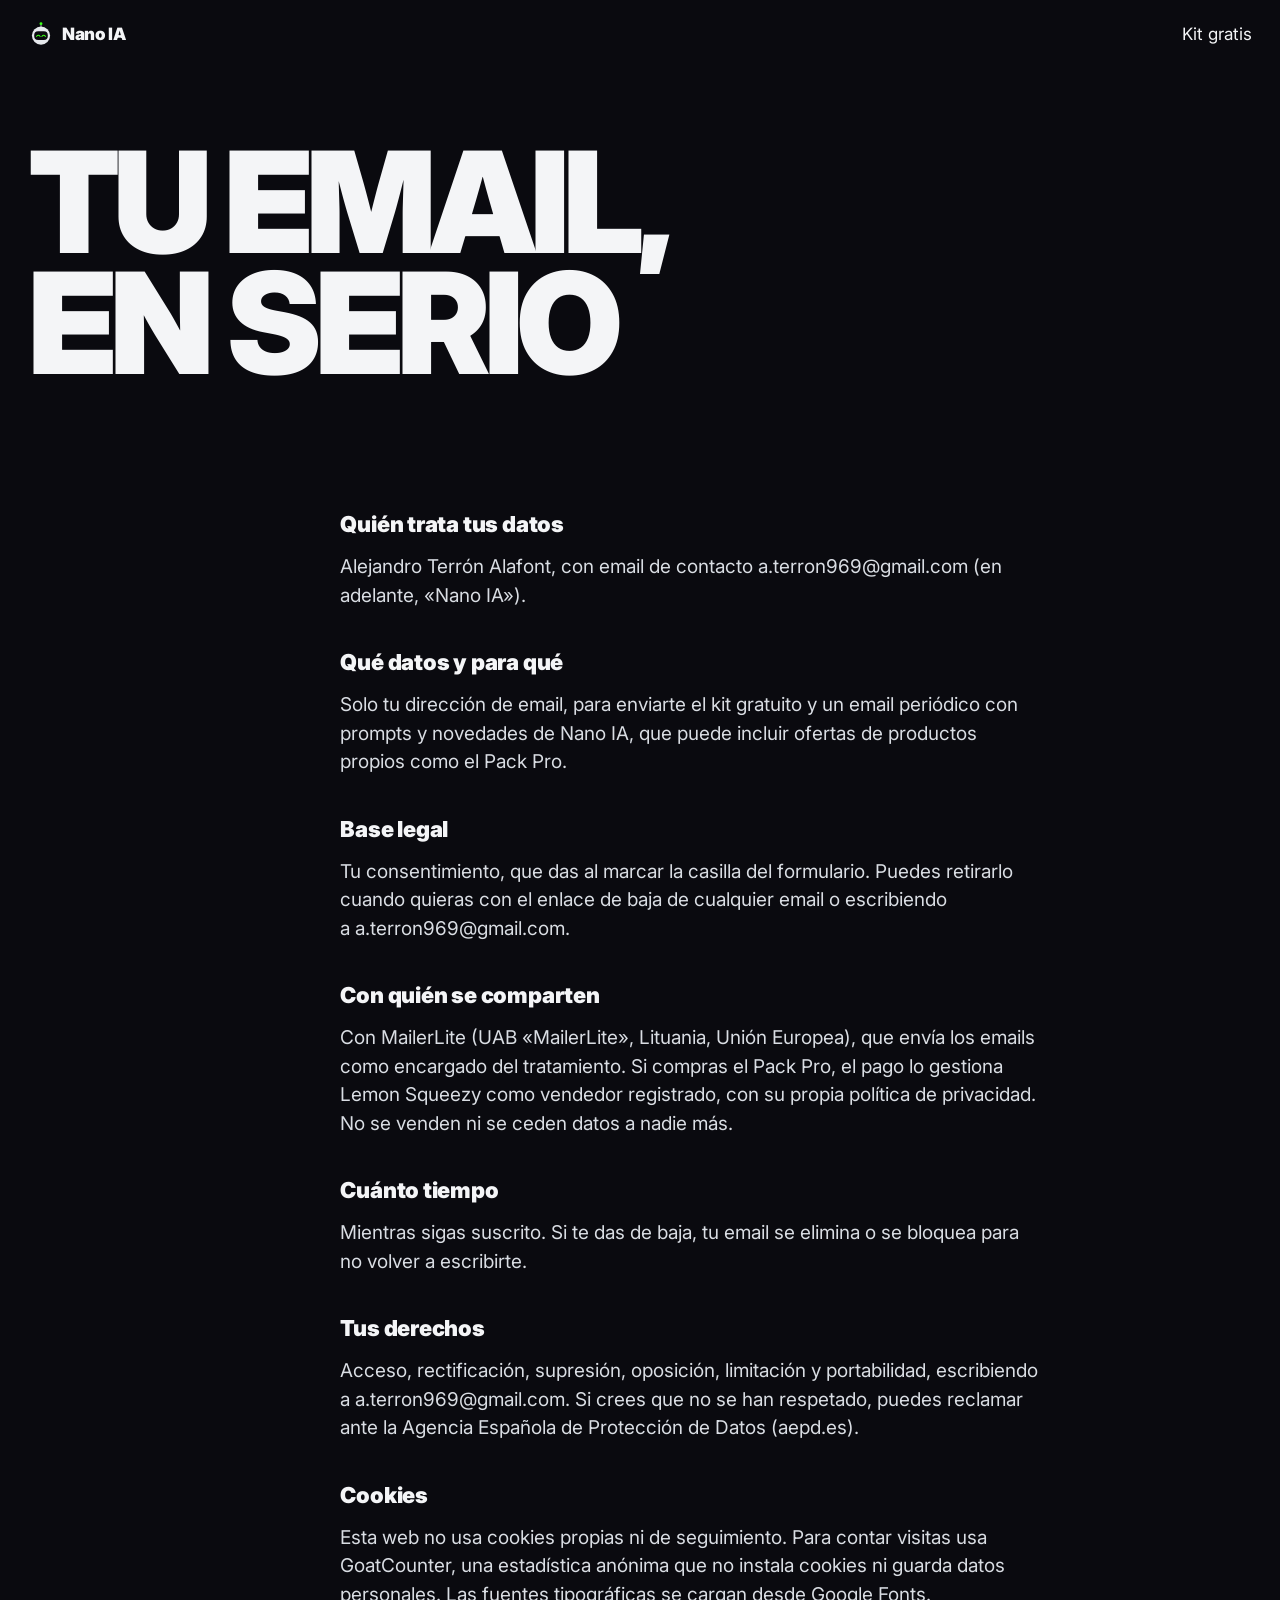
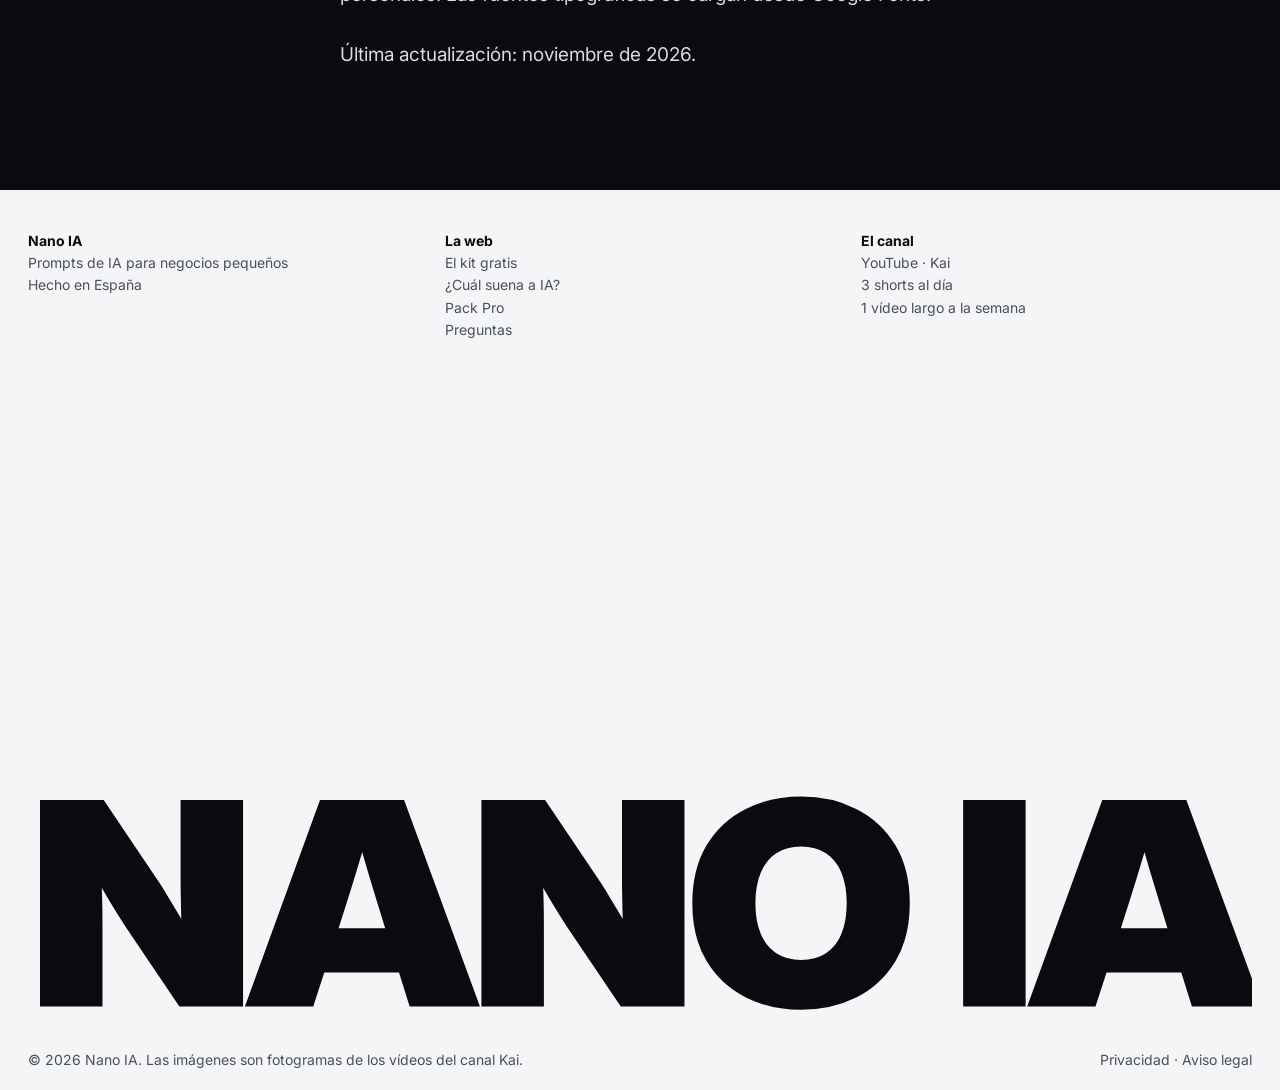
<file: privacidad.html>
<!doctype html>
<html lang="es">
<head>
<meta charset="utf-8">
<meta name="viewport" content="width=device-width, initial-scale=1">
<title>Política de privacidad · Nano IA</title>
<meta name="description" content="Política de privacidad">
<link rel="canonical" href="https://aterron969-alt.github.io/nano-ia/privacidad.html">
<meta property="og:type" content="website"><meta property="og:title" content="Política de privacidad · Nano IA"><meta property="og:description" content="Política de privacidad">
<meta property="og:url" content="https://aterron969-alt.github.io/nano-ia/privacidad.html"><meta property="og:image" content="https://aterron969-alt.github.io/nano-ia/assets/og.jpg"><meta property="og:locale" content="es_ES">
<meta name="twitter:card" content="summary_large_image">
<meta name="theme-color" content="#0A0A0F">
<link rel="icon" href="assets/favicon.svg" type="image/svg+xml">
<link rel="preconnect" href="https://fonts.googleapis.com"><link rel="preconnect" href="https://fonts.gstatic.com" crossorigin>
<link href="https://fonts.googleapis.com/css2?family=Inter:opsz,wght@14..32,400..900&display=swap" rel="stylesheet">
<link rel="stylesheet" href="assets/site.css">
<script data-goatcounter="https://nanoia.goatcounter.com/count" async src="https://gc.zgo.at/count.js"></script>
<script>document.documentElement.classList.add('js')</script>
</head>
<body>
<header class="top"><a class="wordmark" href="./"><svg viewBox="-60 -66 120 126" aria-hidden="true"><line x1="0" y1="-40" x2="0" y2="-56" stroke="#A3A9B3" stroke-width="5"/><circle cx="0" cy="-58" r="7" fill="#39FF14"/><circle r="44" fill="#E6E9ED"/><rect x="-33" y="-21" width="66" height="42" rx="19" fill="#0A0A0F"/><path d="M-22 4 Q-13 -8 -4 4 M4 4 Q13 -8 22 4" stroke="#39FF14" stroke-width="5" fill="none" stroke-linecap="round"/></svg><span>Nano IA</span></a><nav class="navlinks" aria-label="Principal"><a href="./#kit">Kit gratis</a></nav></header>
<main><section class="page-hero" style="min-height:48svh" aria-labelledby="h1"><h1 id="h1" class="display lines"><span class="line"><span data-line>Tu email,</span></span><span class="line"><span data-line style="--i:1">en serio</span></span></h1></section>
<section class="doc"><div class="text" data-reveal><h2>Quién trata tus datos</h2><p>Alejandro Terrón Alafont, con email de contacto a.terron969@gmail.com (en adelante, «Nano IA»).</p>
<h2>Qué datos y para qué</h2><p>Solo tu dirección de email, para enviarte el kit gratuito y un email periódico con prompts y novedades de Nano IA, que puede incluir ofertas de productos propios como el Pack Pro.</p>
<h2>Base legal</h2><p>Tu consentimiento, que das al marcar la casilla del formulario. Puedes retirarlo cuando quieras con el enlace de baja de cualquier email o escribiendo a a.terron969@gmail.com.</p>
<h2>Con quién se comparten</h2><p>Con MailerLite (UAB «MailerLite», Lituania, Unión Europea), que envía los emails como encargado del tratamiento. Si compras el Pack Pro, el pago lo gestiona Lemon Squeezy como vendedor registrado, con su propia política de privacidad. No se venden ni se ceden datos a nadie más.</p>
<h2>Cuánto tiempo</h2><p>Mientras sigas suscrito. Si te das de baja, tu email se elimina o se bloquea para no volver a escribirte.</p>
<h2>Tus derechos</h2><p>Acceso, rectificación, supresión, oposición, limitación y portabilidad, escribiendo a a.terron969@gmail.com. Si crees que no se han respetado, puedes reclamar ante la Agencia Española de Protección de Datos (aepd.es).</p>
<h2>Cookies</h2><p>Esta web no usa cookies propias ni de seguimiento. Para contar visitas usa GoatCounter, una estadística anónima que no instala cookies ni guarda datos personales. Las fuentes tipográficas se cargan desde Google Fonts.</p><p style="margin-top:2rem" class="muted">Última actualización: noviembre de 2026.</p></div></section></main>
<footer class="foot">
<div class="cols">
  <ul class="plain"><li>Nano IA</li><li>Prompts de IA para negocios pequeños</li><li>Hecho en España</li></ul>
  <ul class="plain"><li>La web</li><li><a href="./#kit">El kit gratis</a></li><li><a href="./#juego">¿Cuál suena a IA?</a></li><li><a href="pro.html">Pack Pro</a></li><li><a href="./#preguntas">Preguntas</a></li></ul>
  <ul class="plain"><li>El canal</li><li><a href="https://www.youtube.com/@automatizaai_mad">YouTube · Kai</a></li><li>3 shorts al día</li><li>1 vídeo largo a la semana</li></ul>
</div>
<div></div>
<div class="mark"><svg viewBox="0 0 1000 190" role="img" aria-label="Nano IA"><text x="0" y="172" font-family="Inter, sans-serif" font-weight="900" font-size="232" textLength="1000" lengthAdjust="spacingAndGlyphs" letter-spacing="-8">NANO IA</text></svg><div class="legal"><span>© 2026 Nano IA. Las imágenes son fotogramas de los vídeos del canal Kai.</span><span><a href="privacidad.html" style="color:inherit">Privacidad</a> · <a href="aviso-legal.html" style="color:inherit">Aviso legal</a></span></div></div>
</footer>
<script src="assets/site.js" defer></script>
</body></html>
</file>
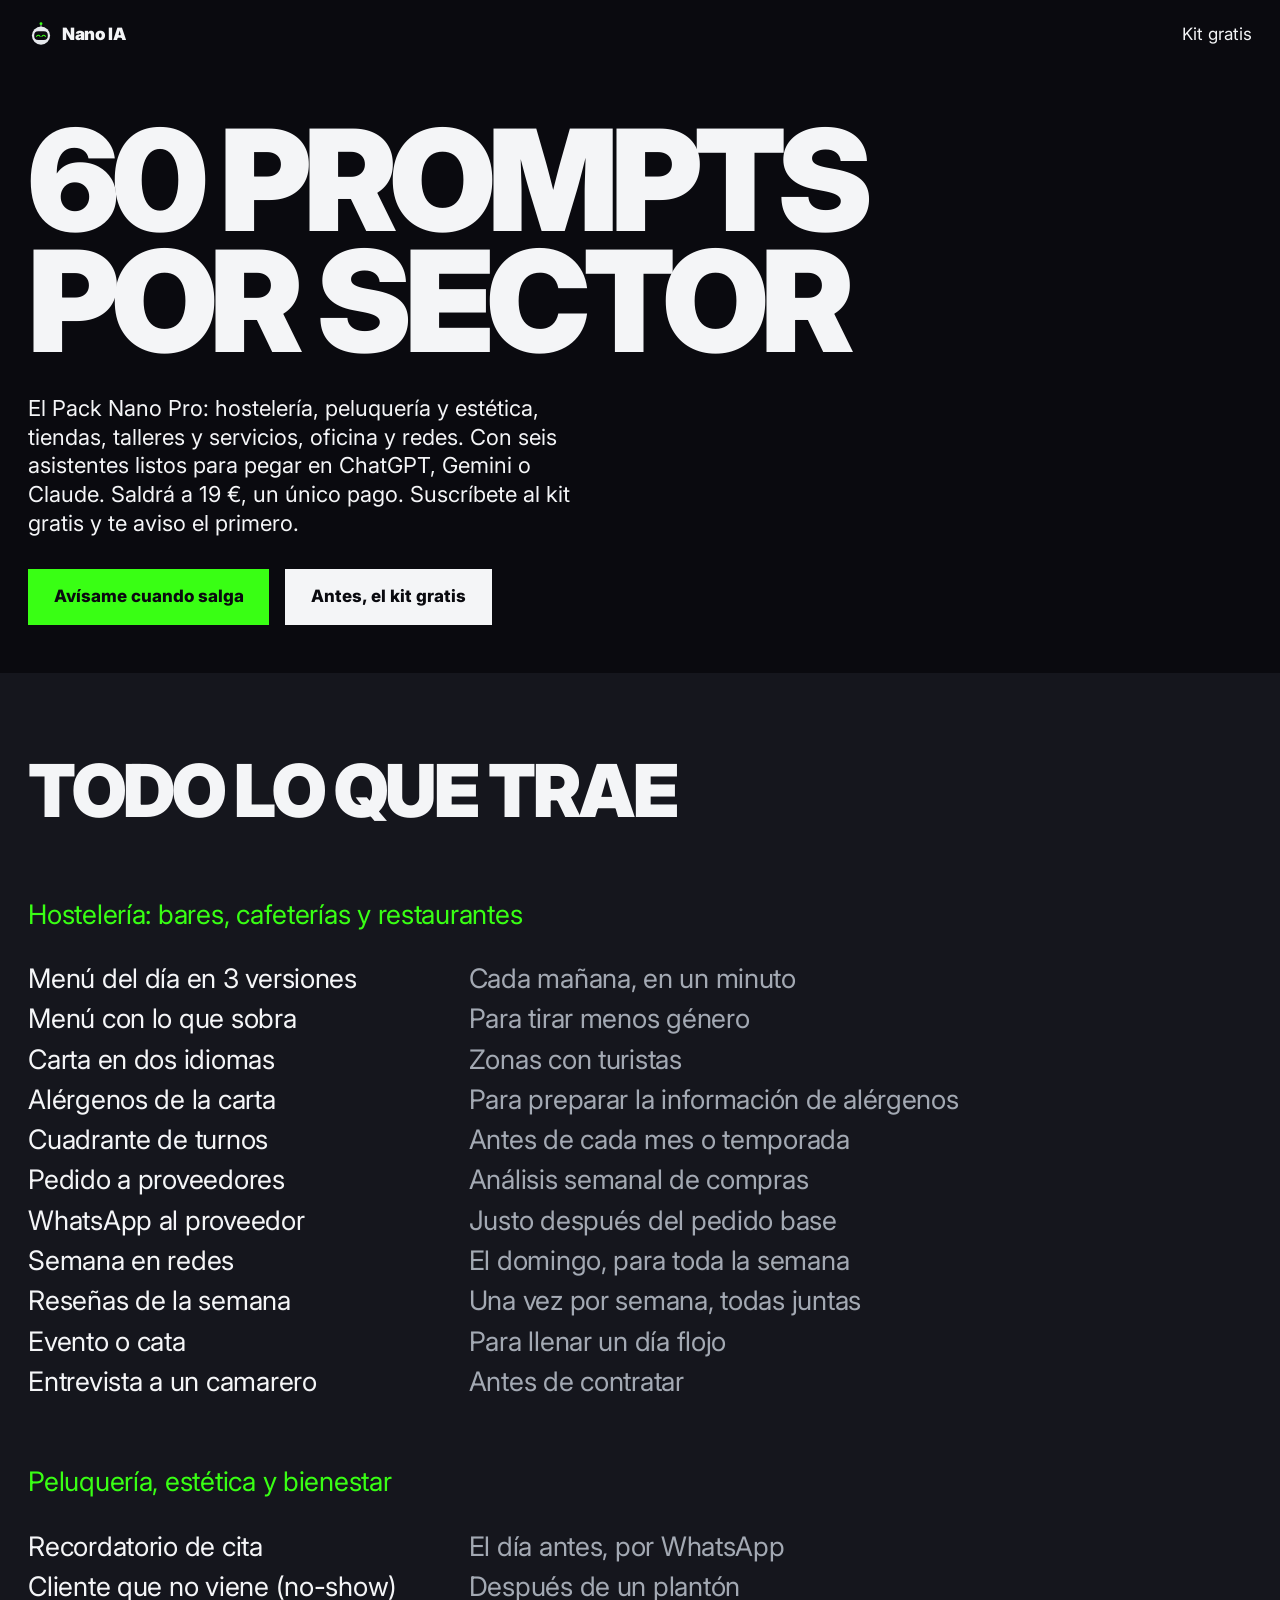
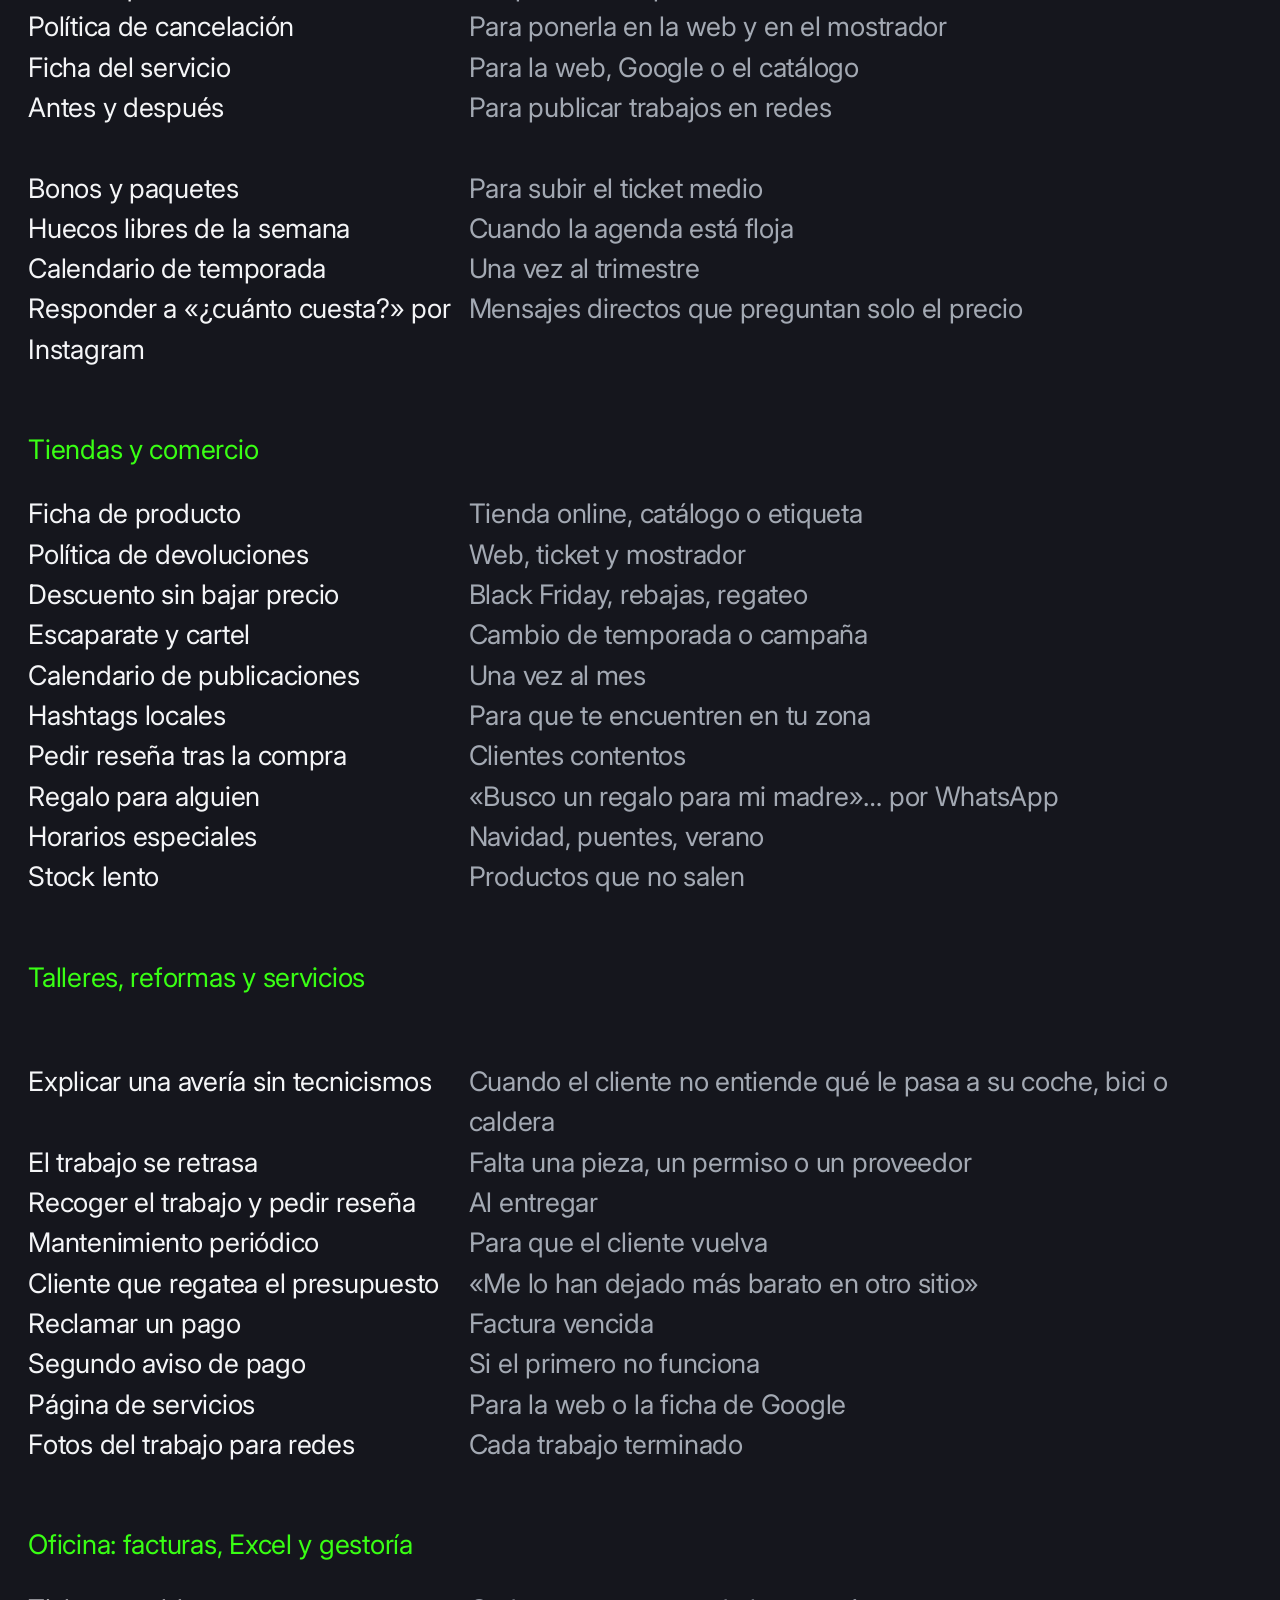
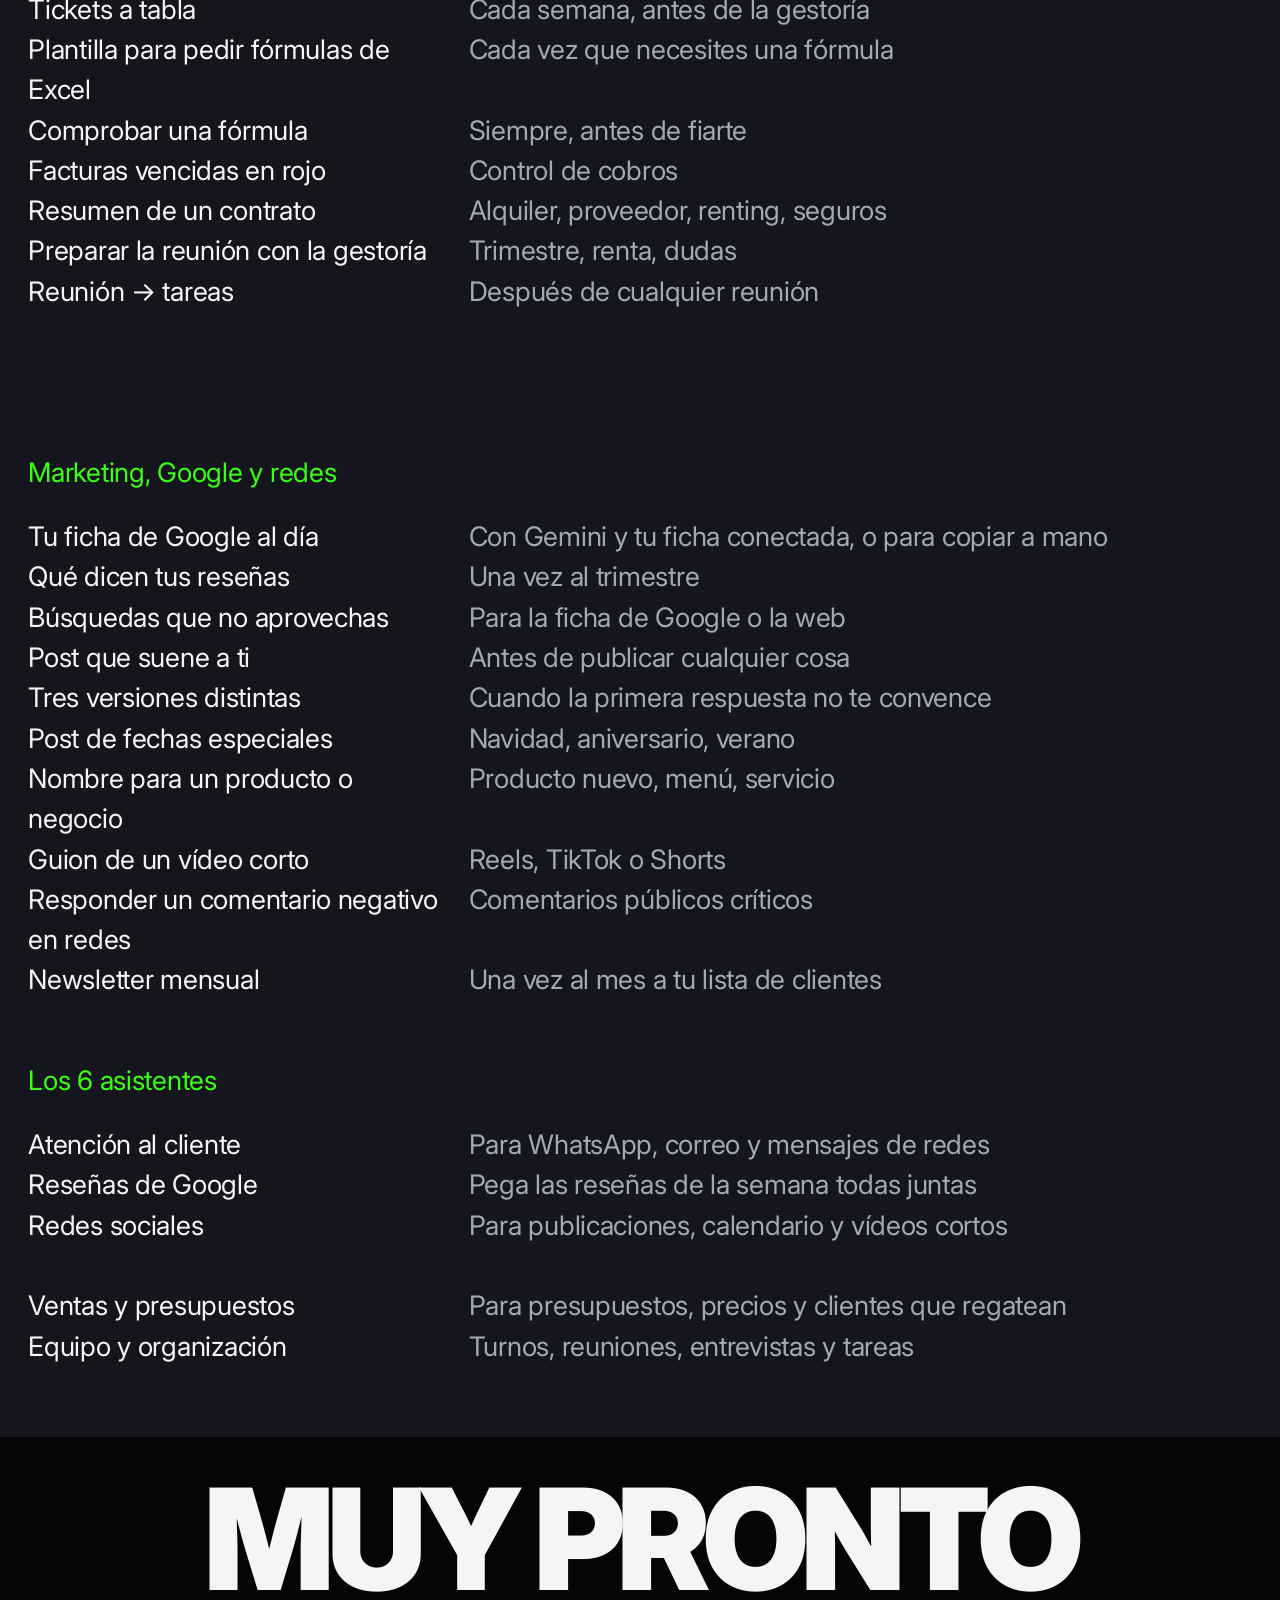
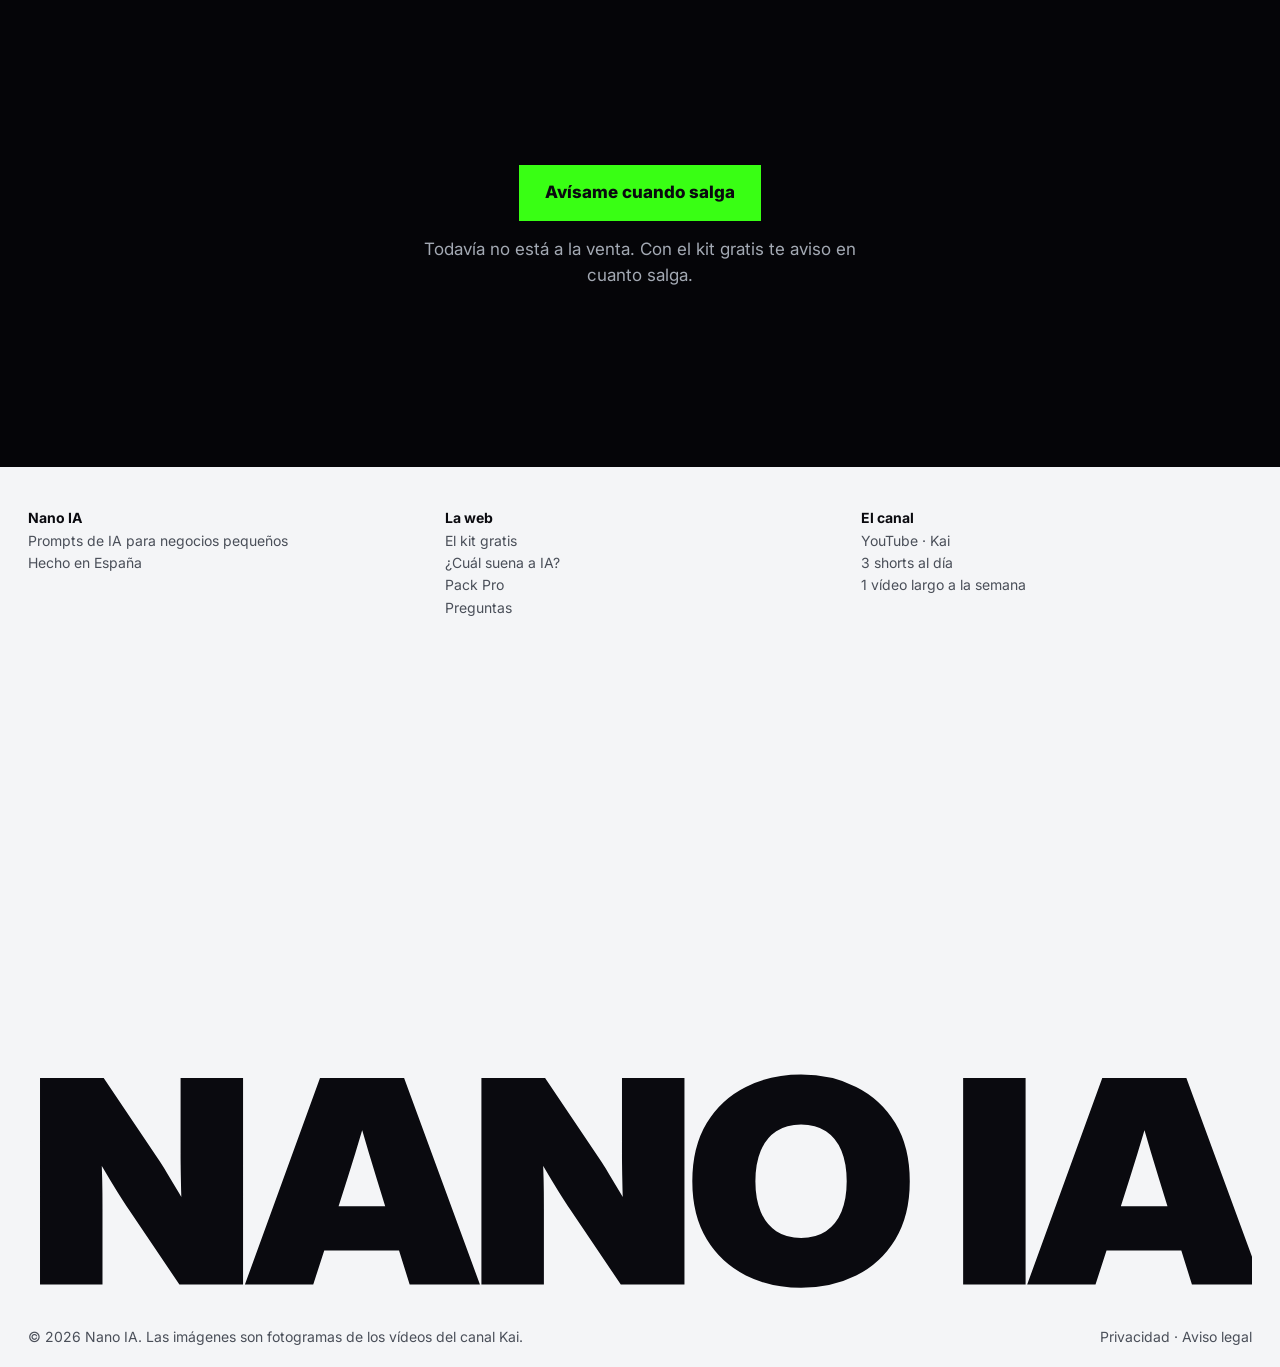
<file: pro.html>
<!doctype html>
<html lang="es">
<head>
<meta charset="utf-8">
<meta name="viewport" content="width=device-width, initial-scale=1">
<title>Pack Nano Pro · 60 prompts por sector</title>
<meta name="description" content="60 prompts por sector y 6 asistentes para bares, peluquerías, tiendas, talleres y oficinas. Pago único de 19 €.">
<link rel="canonical" href="https://aterron969-alt.github.io/nano-ia/pro.html">
<meta property="og:type" content="website"><meta property="og:title" content="Pack Nano Pro · 60 prompts por sector"><meta property="og:description" content="60 prompts por sector y 6 asistentes para bares, peluquerías, tiendas, talleres y oficinas. Pago único de 19 €.">
<meta property="og:url" content="https://aterron969-alt.github.io/nano-ia/pro.html"><meta property="og:image" content="https://aterron969-alt.github.io/nano-ia/assets/og.jpg"><meta property="og:locale" content="es_ES">
<meta name="twitter:card" content="summary_large_image">
<meta name="theme-color" content="#0A0A0F">
<link rel="icon" href="assets/favicon.svg" type="image/svg+xml">
<link rel="preconnect" href="https://fonts.googleapis.com"><link rel="preconnect" href="https://fonts.gstatic.com" crossorigin>
<link href="https://fonts.googleapis.com/css2?family=Inter:opsz,wght@14..32,400..900&display=swap" rel="stylesheet">
<link rel="stylesheet" href="assets/site.css">
<script data-goatcounter="https://nanoia.goatcounter.com/count" async src="https://gc.zgo.at/count.js"></script>
<script>document.documentElement.classList.add('js')</script>
</head>
<body>
<header class="top"><a class="wordmark" href="./"><svg viewBox="-60 -66 120 126" aria-hidden="true"><line x1="0" y1="-40" x2="0" y2="-56" stroke="#A3A9B3" stroke-width="5"/><circle cx="0" cy="-58" r="7" fill="#39FF14"/><circle r="44" fill="#E6E9ED"/><rect x="-33" y="-21" width="66" height="42" rx="19" fill="#0A0A0F"/><path d="M-22 4 Q-13 -8 -4 4 M4 4 Q13 -8 22 4" stroke="#39FF14" stroke-width="5" fill="none" stroke-linecap="round"/></svg><span>Nano IA</span></a><nav class="navlinks" aria-label="Principal"><a href="./#kit">Kit gratis</a></nav></header>
<main>
<section class="page-hero" id="comprar" aria-labelledby="h1">
  <h1 id="h1" class="display lines"><span class="line"><span data-line>60 prompts</span></span><span class="line"><span data-line style="--i:1">por sector</span></span></h1>
  <p data-rise>El Pack Nano Pro: hostelería, peluquería y estética, tiendas, talleres y servicios, oficina y redes. Con seis asistentes listos para pegar en ChatGPT, Gemini o Claude. Saldrá a 19 €, un único pago. Suscríbete al kit gratis y te aviso el primero.</p>
  <div class="actions" data-rise style="--i:1"><a class="button" href="./#kit">Avísame cuando salga</a><a class="button ink" href="./#kit">Antes, el kit gratis</a></div>
</section>
<section class="sec lineup wrap" aria-labelledby="h-todo">
  <h2 id="h-todo" class="head" data-reveal>Todo lo que trae</h2>
  <div class="group"><h3 class="gh">Hostelería: bares, cafeterías y restaurantes</h3><ul class="rows"><li class="row" data-reveal style="--i:0"><span>Menú del día en 3 versiones</span><span class="k">Cada mañana, en un minuto</span><span class="t"></span></li><li class="row" data-reveal style="--i:1"><span>Menú con lo que sobra</span><span class="k">Para tirar menos género</span><span class="t"></span></li><li class="row" data-reveal style="--i:2"><span>Carta en dos idiomas</span><span class="k">Zonas con turistas</span><span class="t"></span></li><li class="row" data-reveal style="--i:3"><span>Alérgenos de la carta</span><span class="k">Para preparar la información de alérgenos</span><span class="t"></span></li><li class="row" data-reveal style="--i:4"><span>Cuadrante de turnos</span><span class="k">Antes de cada mes o temporada</span><span class="t"></span></li><li class="row" data-reveal style="--i:5"><span>Pedido a proveedores</span><span class="k">Análisis semanal de compras</span><span class="t"></span></li><li class="row" data-reveal style="--i:6"><span>WhatsApp al proveedor</span><span class="k">Justo después del pedido base</span><span class="t"></span></li><li class="row" data-reveal style="--i:7"><span>Semana en redes</span><span class="k">El domingo, para toda la semana</span><span class="t"></span></li><li class="row" data-reveal style="--i:8"><span>Reseñas de la semana</span><span class="k">Una vez por semana, todas juntas</span><span class="t"></span></li><li class="row" data-reveal style="--i:9"><span>Evento o cata</span><span class="k">Para llenar un día flojo</span><span class="t"></span></li><li class="row" data-reveal style="--i:10"><span>Entrevista a un camarero</span><span class="k">Antes de contratar</span><span class="t"></span></li></ul></div><div class="group"><h3 class="gh">Peluquería, estética y bienestar</h3><ul class="rows"><li class="row" data-reveal style="--i:0"><span>Recordatorio de cita</span><span class="k">El día antes, por WhatsApp</span><span class="t"></span></li><li class="row" data-reveal style="--i:1"><span>Cliente que no viene (no-show)</span><span class="k">Después de un plantón</span><span class="t"></span></li><li class="row" data-reveal style="--i:2"><span>Política de cancelación</span><span class="k">Para ponerla en la web y en el mostrador</span><span class="t"></span></li><li class="row" data-reveal style="--i:3"><span>Ficha del servicio</span><span class="k">Para la web, Google o el catálogo</span><span class="t"></span></li><li class="row" data-reveal style="--i:4"><span>Antes y después</span><span class="k">Para publicar trabajos en redes</span><span class="t"></span></li><li class="row" data-reveal style="--i:5"><span>Cuidados para casa</span><span class="k">Después de un tratamiento</span><span class="t"></span></li><li class="row" data-reveal style="--i:6"><span>Bonos y paquetes</span><span class="k">Para subir el ticket medio</span><span class="t"></span></li><li class="row" data-reveal style="--i:7"><span>Huecos libres de la semana</span><span class="k">Cuando la agenda está floja</span><span class="t"></span></li><li class="row" data-reveal style="--i:8"><span>Calendario de temporada</span><span class="k">Una vez al trimestre</span><span class="t"></span></li><li class="row" data-reveal style="--i:9"><span>Responder a «¿cuánto cuesta?» por Instagram</span><span class="k">Mensajes directos que preguntan solo el precio</span><span class="t"></span></li></ul></div><div class="group"><h3 class="gh">Tiendas y comercio</h3><ul class="rows"><li class="row" data-reveal style="--i:0"><span>Ficha de producto</span><span class="k">Tienda online, catálogo o etiqueta</span><span class="t"></span></li><li class="row" data-reveal style="--i:1"><span>Política de devoluciones</span><span class="k">Web, ticket y mostrador</span><span class="t"></span></li><li class="row" data-reveal style="--i:2"><span>Descuento sin bajar precio</span><span class="k">Black Friday, rebajas, regateo</span><span class="t"></span></li><li class="row" data-reveal style="--i:3"><span>Escaparate y cartel</span><span class="k">Cambio de temporada o campaña</span><span class="t"></span></li><li class="row" data-reveal style="--i:4"><span>Calendario de publicaciones</span><span class="k">Una vez al mes</span><span class="t"></span></li><li class="row" data-reveal style="--i:5"><span>Hashtags locales</span><span class="k">Para que te encuentren en tu zona</span><span class="t"></span></li><li class="row" data-reveal style="--i:6"><span>Pedir reseña tras la compra</span><span class="k">Clientes contentos</span><span class="t"></span></li><li class="row" data-reveal style="--i:7"><span>Regalo para alguien</span><span class="k">«Busco un regalo para mi madre»… por WhatsApp</span><span class="t"></span></li><li class="row" data-reveal style="--i:8"><span>Horarios especiales</span><span class="k">Navidad, puentes, verano</span><span class="t"></span></li><li class="row" data-reveal style="--i:9"><span>Stock lento</span><span class="k">Productos que no salen</span><span class="t"></span></li></ul></div><div class="group"><h3 class="gh">Talleres, reformas y servicios</h3><ul class="rows"><li class="row" data-reveal style="--i:0"><span>Presupuesto claro</span><span class="k">Cada vez que presupuestas</span><span class="t"></span></li><li class="row" data-reveal style="--i:1"><span>Explicar una avería sin tecnicismos</span><span class="k">Cuando el cliente no entiende qué le pasa a su coche, bici o caldera</span><span class="t"></span></li><li class="row" data-reveal style="--i:2"><span>El trabajo se retrasa</span><span class="k">Falta una pieza, un permiso o un proveedor</span><span class="t"></span></li><li class="row" data-reveal style="--i:3"><span>Recoger el trabajo y pedir reseña</span><span class="k">Al entregar</span><span class="t"></span></li><li class="row" data-reveal style="--i:4"><span>Mantenimiento periódico</span><span class="k">Para que el cliente vuelva</span><span class="t"></span></li><li class="row" data-reveal style="--i:5"><span>Cliente que regatea el presupuesto</span><span class="k">«Me lo han dejado más barato en otro sitio»</span><span class="t"></span></li><li class="row" data-reveal style="--i:6"><span>Reclamar un pago</span><span class="k">Factura vencida</span><span class="t"></span></li><li class="row" data-reveal style="--i:7"><span>Segundo aviso de pago</span><span class="k">Si el primero no funciona</span><span class="t"></span></li><li class="row" data-reveal style="--i:8"><span>Página de servicios</span><span class="k">Para la web o la ficha de Google</span><span class="t"></span></li><li class="row" data-reveal style="--i:9"><span>Fotos del trabajo para redes</span><span class="k">Cada trabajo terminado</span><span class="t"></span></li></ul></div><div class="group"><h3 class="gh">Oficina: facturas, Excel y gestoría</h3><ul class="rows"><li class="row" data-reveal style="--i:0"><span>Tickets a tabla</span><span class="k">Cada semana, antes de la gestoría</span><span class="t"></span></li><li class="row" data-reveal style="--i:1"><span>Plantilla para pedir fórmulas de Excel</span><span class="k">Cada vez que necesites una fórmula</span><span class="t"></span></li><li class="row" data-reveal style="--i:2"><span>Comprobar una fórmula</span><span class="k">Siempre, antes de fiarte</span><span class="t"></span></li><li class="row" data-reveal style="--i:3"><span>Facturas vencidas en rojo</span><span class="k">Control de cobros</span><span class="t"></span></li><li class="row" data-reveal style="--i:4"><span>Resumen de un contrato</span><span class="k">Alquiler, proveedor, renting, seguros</span><span class="t"></span></li><li class="row" data-reveal style="--i:5"><span>Preparar la reunión con la gestoría</span><span class="k">Trimestre, renta, dudas</span><span class="t"></span></li><li class="row" data-reveal style="--i:6"><span>Reunión → tareas</span><span class="k">Después de cualquier reunión</span><span class="t"></span></li><li class="row" data-reveal style="--i:7"><span>Correo difícil a un proveedor</span><span class="k">Error en un pedido, subida de precio, queja</span><span class="t"></span></li><li class="row" data-reveal style="--i:8"><span>Calcular sin errores</span><span class="k">Márgenes, precios, IVA</span><span class="t"></span></li></ul></div><div class="group"><h3 class="gh">Marketing, Google y redes</h3><ul class="rows"><li class="row" data-reveal style="--i:0"><span>Tu ficha de Google al día</span><span class="k">Con Gemini y tu ficha conectada, o para copiar a mano</span><span class="t"></span></li><li class="row" data-reveal style="--i:1"><span>Qué dicen tus reseñas</span><span class="k">Una vez al trimestre</span><span class="t"></span></li><li class="row" data-reveal style="--i:2"><span>Búsquedas que no aprovechas</span><span class="k">Para la ficha de Google o la web</span><span class="t"></span></li><li class="row" data-reveal style="--i:3"><span>Post que suene a ti</span><span class="k">Antes de publicar cualquier cosa</span><span class="t"></span></li><li class="row" data-reveal style="--i:4"><span>Tres versiones distintas</span><span class="k">Cuando la primera respuesta no te convence</span><span class="t"></span></li><li class="row" data-reveal style="--i:5"><span>Post de fechas especiales</span><span class="k">Navidad, aniversario, verano</span><span class="t"></span></li><li class="row" data-reveal style="--i:6"><span>Nombre para un producto o negocio</span><span class="k">Producto nuevo, menú, servicio</span><span class="t"></span></li><li class="row" data-reveal style="--i:7"><span>Guion de un vídeo corto</span><span class="k">Reels, TikTok o Shorts</span><span class="t"></span></li><li class="row" data-reveal style="--i:8"><span>Responder un comentario negativo en redes</span><span class="k">Comentarios públicos críticos</span><span class="t"></span></li><li class="row" data-reveal style="--i:9"><span>Newsletter mensual</span><span class="k">Una vez al mes a tu lista de clientes</span><span class="t"></span></li></ul></div>
  <div class="group"><h3 class="gh">Los 6 asistentes</h3><ul class="rows"><li class="row" data-reveal style="--i:0"><span>Atención al cliente</span><span class="k">Para WhatsApp, correo y mensajes de redes</span><span class="t"></span></li><li class="row" data-reveal style="--i:1"><span>Reseñas de Google</span><span class="k">Pega las reseñas de la semana todas juntas</span><span class="t"></span></li><li class="row" data-reveal style="--i:2"><span>Redes sociales</span><span class="k">Para publicaciones, calendario y vídeos cortos</span><span class="t"></span></li><li class="row" data-reveal style="--i:3"><span>Administración</span><span class="k">Tickets, facturas, Excel y gestoría</span><span class="t"></span></li><li class="row" data-reveal style="--i:4"><span>Ventas y presupuestos</span><span class="k">Para presupuestos, precios y clientes que regatean</span><span class="t"></span></li><li class="row" data-reveal style="--i:5"><span>Equipo y organización</span><span class="k">Turnos, reuniones, entrevistas y tareas</span><span class="t"></span></li></ul></div>
</section>
<section class="ask" aria-labelledby="h-ask" style="min-height:70svh">
  <h2 id="h-ask" data-reveal>Muy pronto</h2>
  <div class="mid"><div class="choice"><a class="button" href="./#kit">Avísame cuando salga</a></div><p>Todavía no está a la venta. Con el kit gratis te aviso en cuanto salga.</p></div>
  <span></span>
</section>
</main>
<footer class="foot">
<div class="cols">
  <ul class="plain"><li>Nano IA</li><li>Prompts de IA para negocios pequeños</li><li>Hecho en España</li></ul>
  <ul class="plain"><li>La web</li><li><a href="./#kit">El kit gratis</a></li><li><a href="./#juego">¿Cuál suena a IA?</a></li><li><a href="pro.html">Pack Pro</a></li><li><a href="./#preguntas">Preguntas</a></li></ul>
  <ul class="plain"><li>El canal</li><li><a href="https://www.youtube.com/@automatizaai_mad">YouTube · Kai</a></li><li>3 shorts al día</li><li>1 vídeo largo a la semana</li></ul>
</div>
<div></div>
<div class="mark"><svg viewBox="0 0 1000 190" role="img" aria-label="Nano IA"><text x="0" y="172" font-family="Inter, sans-serif" font-weight="900" font-size="232" textLength="1000" lengthAdjust="spacingAndGlyphs" letter-spacing="-8">NANO IA</text></svg><div class="legal"><span>© 2026 Nano IA. Las imágenes son fotogramas de los vídeos del canal Kai.</span><span><a href="privacidad.html" style="color:inherit">Privacidad</a> · <a href="aviso-legal.html" style="color:inherit">Aviso legal</a></span></div></div>
</footer>
<script src="assets/site.js" defer></script>
</body></html>
</file>
<file: assets/site.css>
/* Nano IA — direction "Type and nothing else" (taste skill, seed 1098802486), brand palette and type kept. */
:root {
  --bg: #0A0A0F;
  --surface: #15161D;
  --surface-2: #1E2029;
  --ink: #F4F5F7;
  --muted: #A3A9B3;
  --accent: #39FF14;
  --accent-ink: #0A0A0F;
  --yellow: #FFE500;
  --red: #FF2D2D;
  --paper: #F4F5F7;
  --paper-ink: #0A0A0F;
  --paper-muted: #4A4F59;

  --font: "Inter", system-ui, sans-serif;

  /* five steps */
  --s-small: 0.875rem;                                 /* 14 */
  --s-body: clamp(1.0625rem, 1rem + 0.25vw, 1.1875rem); /* 17–19 */
  --s-lead: 1.375rem; /* 22 */
  --s-head: clamp(2.25rem, 1.2rem + 4.2vw, 5.25rem);    /* 36–84 */
  --s-display: clamp(4rem, 12.4vw, 13rem);

  --margin: clamp(1.125rem, 2.2vw, 2rem);
  --gutter: clamp(1rem, 2vw, 2rem);
  --section: clamp(7.5rem, 13vw, 14rem);

  --ease-out: cubic-bezier(0.22, 1, 0.36, 1);
  --ease-in-out: cubic-bezier(0.76, 0, 0.24, 1);
  --ease-soft: cubic-bezier(0.33, 1, 0.68, 1);
}

*, *::before, *::after { box-sizing: border-box; }
html { -webkit-text-size-adjust: 100%; text-size-adjust: 100%; }
body { margin: 0; background: var(--bg); color: var(--ink); font-family: var(--font); font-size: var(--s-body); line-height: 1.5; -webkit-font-smoothing: antialiased; font-optical-sizing: auto; }
h1, h2, h3, p, figure, blockquote, ul, ol, dl, dd { margin: 0; }
ul[class], ol[class] { padding: 0; list-style: none; }
img, video, svg { display: block; max-width: 100%; }
img, video { height: auto; background: var(--surface); }
button, input { font: inherit; color: inherit; }
button { background: none; border: 0; padding: 0; cursor: pointer; }
a { color: inherit; }
::selection { background: var(--accent); color: var(--accent-ink); }
:focus-visible { outline: 3px solid var(--accent); outline-offset: 3px; }
p { max-width: 62ch; text-wrap: pretty; }
h1, h2, h3 { text-wrap: balance; font-weight: 900; }
.sr-only { position: absolute; width: 1px; height: 1px; overflow: hidden; clip-path: inset(50%); white-space: nowrap; }
.wrap { padding-inline: var(--margin); }
.grid { display: grid; grid-template-columns: repeat(12, minmax(0, 1fr)); column-gap: var(--gutter); }
.nums { font-variant-numeric: tabular-nums; }
.display { font-weight: 900; text-transform: uppercase; letter-spacing: -0.05em; line-height: 0.86; }
.head { font-size: var(--s-head); font-weight: 900; letter-spacing: -0.035em; line-height: 0.95; text-transform: uppercase; }
.lead { font-size: var(--s-lead); line-height: 1.3; }
.muted { color: var(--muted); }

/* ---------- controls ---------- */
.button { display: inline-flex; align-items: center; justify-content: center; min-height: 3.5rem; padding: 0 1.6rem; background: var(--accent); color: var(--accent-ink); font-weight: 800; font-size: 1.0625rem; text-decoration: none; white-space: nowrap; border-radius: 0; transition: transform 140ms var(--ease-out), background-color 180ms ease, color 180ms ease; }
.button:active { transform: scale(0.97); }
.button.ink { background: var(--ink); color: var(--bg); }
.button.dark { background: var(--bg); color: var(--ink); }
@media (hover: hover) and (pointer: fine) {
  .button:hover { background: var(--ink); color: var(--bg); }
  .button.ink:hover, .button.dark:hover { background: var(--accent); color: var(--accent-ink); }
  .navlinks a:hover, .foot a:hover, .text a:hover { text-decoration-color: currentColor; }
}
.navlinks a, .foot a, .text a { text-decoration: underline; text-decoration-color: transparent; text-underline-offset: 0.2em; text-decoration-thickness: 0.08em; transition: text-decoration-color 180ms ease; }
.text a { text-decoration-color: currentColor; }

/* ---------- top ---------- */
.top { position: absolute; inset: 0 0 auto 0; display: flex; justify-content: space-between; align-items: center; padding: 22px var(--margin); font-size: 1.0625rem; z-index: 5; }
.wordmark { font-weight: 900; letter-spacing: -0.02em; text-decoration: none; font-size: 1.0625rem; display: inline-flex; gap: .5rem; align-items: center; }
.wordmark svg { width: 26px; height: 26px; }
.navlinks { display: flex; gap: 1.5rem; }
@media (max-width: 40rem) { .navlinks .opt { display: none; } }

/* ---------- hero ---------- */
.hero { min-height: 100svh; display: grid; grid-template-rows: 1fr auto; position: relative; padding: 0 var(--margin) 28px; }
.hero h1 { font-size: var(--s-display); padding-top: 15svh; }
.hero h1 .line:nth-child(2) { text-align: right; }
.hero h1 .sub { display: block; }
.lines .line { display: block; overflow: hidden; padding-bottom: 0.08em; margin-bottom: -0.08em; }
.lines [data-line] { display: block; }
.hero .row { display: grid; grid-template-columns: minmax(0, 1fr) auto; gap: var(--gutter); align-items: end; margin-top: 12svh; }
.hero .row p { font-size: var(--s-lead); max-width: 44ch; line-height: 1.35; }
.hero .row p b { color: var(--accent); font-weight: 800; }
.capture { width: min(100%, 34rem); }
.capture .fields { display: flex; }
.capture input[type=email] { flex: 1; min-width: 0; min-height: 3.5rem; padding: 0 1rem; background: var(--ink); color: var(--bg); border: 0; border-radius: 0; font-size: 1.0625rem; }
.capture input[type=email]::placeholder { color: #6b707a; }
.consent { display: flex; gap: .6rem; align-items: flex-start; margin-top: .75rem; font-size: var(--s-small); color: var(--muted); line-height: 1.4; }
.consent input { width: 1.15rem; height: 1.15rem; margin: .1rem 0 0; accent-color: var(--accent); flex: none; }
.consent a { color: var(--ink); }
.status { min-height: 1.4em; margin-top: .5rem; font-size: var(--s-small); font-weight: 700; }
.status.err { color: var(--yellow); }
.status.ok { color: var(--accent); }
@media (max-width: 48rem) {
  .hero { padding: 0 16px 20px; }
  .hero h1 { font-size: 16.2vw; line-height: 0.9; padding-top: 14svh; }
  .hero h1 .line:nth-child(2) { text-align: left; }
  .hero .row { grid-template-columns: 1fr; margin-top: 8svh; }
  .capture { width: 100%; }
  .capture .fields { flex-direction: column; gap: 8px; }
}

/* ---------- section scaffolding ---------- */
.sec { padding-block: calc(var(--section) / 2); }

/* ---------- showcase: two giant words (the A/B game) ---------- */
.ab .intro { align-items: start; }
.ab .intro h2 { grid-column: 1 / 6; font-size: 2rem; font-weight: 900; letter-spacing: -0.02em; line-height: 1.05; }
.ab .intro p { grid-column: 7 / 13; font-size: 1.0625rem; }
.ab .stage { margin-top: 10vh; display: grid; grid-template-columns: minmax(0, 1fr) minmax(0, 1fr); gap: var(--gutter); }
.spec { text-align: left; display: block; width: 100%; min-width: 0; position: relative; cursor: pointer; }
.spec .cap { display: block; font-size: 1.0625rem; color: var(--muted); max-width: 38ch; min-height: 3em; margin-bottom: .75rem; }
.spec .cap b { color: var(--ink); }
.spec .box { display: block; height: calc(var(--w, 13.5vw) * 0.6); overflow: hidden; position: relative; }
.spec .word { display: block; font-weight: 900; text-transform: uppercase; letter-spacing: -0.055em; line-height: 0.8; font-size: var(--w, clamp(5rem, 13.5vw, 14rem)); transition: transform 500ms var(--ease-out), color 240ms ease; white-space: nowrap; }
.spec .verdict { position: absolute; left: 0; top: 30%; padding: .35em .6em; font-weight: 900; text-transform: uppercase; letter-spacing: -0.01em; font-size: 2rem; transform: rotate(-6deg) scale(.6); opacity: 0; visibility: hidden; transition: transform 380ms var(--ease-out), opacity 200ms ease, visibility 0s 200ms; pointer-events: none; }
.spec.is-ai .verdict { background: var(--red); color: var(--ink); }
.spec.is-human .verdict { background: var(--accent); color: var(--accent-ink); }
.ab.revealed .spec .verdict { opacity: 1; visibility: visible; transform: rotate(-6deg) scale(1); transition: transform 380ms var(--ease-out), opacity 200ms ease, visibility 0s; }
.ab.revealed .spec.is-human .word { color: var(--accent); }
.ab.revealed .spec.is-ai .word { color: #5a5f69; }
@media (hover: hover) and (pointer: fine) { .ab:not(.revealed) .spec:hover .word { transform: translateY(-6%); } }
.spec:active .word { transform: translateY(-3%) scale(.99); }
.ab .after { display: grid; grid-template-columns: repeat(12, minmax(0, 1fr)); column-gap: var(--gutter); margin-top: 2.25rem; align-items: start; min-height: 6.5rem; }
.ab .after p { grid-column: 1 / 8; font-size: var(--s-lead); line-height: 1.3; }
.ab .after .ctl { grid-column: 9 / 13; justify-self: end; display: flex; gap: .75rem; align-items: center; }
.ab .score { font-size: var(--s-small); color: var(--muted); }
@media (max-width: 48rem) {
  .ab .intro { display: block; }
  .ab .intro p { margin-top: 1rem; }
  .ab .stage { grid-template-columns: 1fr; margin-top: 2.5rem; gap: 1.5rem; }
  .spec .box { height: calc(var(--wm, 21vw) * 0.84); }
  .spec .word { font-size: var(--wm, 21vw); }
  .spec + .spec .box { background: var(--ink); padding-top: .4rem; height: calc(var(--wm, 21vw) * 0.84 + .4rem); }
  .spec + .spec .word { color: var(--bg); padding-left: .05em; }
  .ab.revealed .spec + .spec.is-ai .word { color: #8a8f99; }
  .ab .after { display: block; }
  .ab .after .ctl { margin-top: 1.25rem; justify-content: space-between; }
}

/* ---------- list: line-up at one size ---------- */
.lineup { background: var(--surface); }
.lineup h2 { margin-bottom: 3rem; }
.lineup .group { }
.lineup .gh { position: sticky; top: 0; z-index: 2; background: var(--surface); color: var(--accent); font-size: clamp(1.25rem, 2.1vw, 1.875rem); font-weight: 400; padding: 20px 0 12px; margin-top: 52px; letter-spacing: -0.01em; }
.lineup .group:first-of-type .gh { margin-top: 0; }
.lineup .row { display: grid; grid-template-columns: 36% 1fr auto; font-size: clamp(1.25rem, 2.1vw, 1.875rem); line-height: 1.5; letter-spacing: -0.01em; }
.lineup .row > * { padding-right: 1rem; }
.lineup .row .k { color: var(--muted); }
.lineup .row .t { text-align: right; padding-right: 0; }
.lineup .sample { margin-top: 4.5rem; display: grid; grid-template-columns: repeat(12, minmax(0, 1fr)); column-gap: var(--gutter); align-items: start; }
.lineup .sample h3 { grid-column: 1 / 5; font-size: var(--s-lead); font-weight: 800; line-height: 1.2; letter-spacing: -0.01em; }
.lineup .sample h3 + p { grid-column: 1 / 5; margin-top: .75rem; color: var(--muted); }
.lineup .sample pre { grid-column: 6 / 13; grid-row: 1 / span 3; margin: 0; background: var(--bg); color: #e9ffe3; padding: 1.5rem 1.75rem; white-space: pre-wrap; font-family: "DejaVu Sans Mono", ui-monospace, monospace; font-size: 1rem; line-height: 1.6; border-left: 6px solid var(--accent); }
.lineup .sample pre .ph { color: var(--yellow); }
.lineup .sample .copy { grid-column: 1 / 5; margin-top: 1.5rem; justify-self: start; }
@media (max-width: 40rem) {
  .lineup .row { grid-template-columns: 1fr auto; font-size: 1.375rem; line-height: 1.25; padding: 9px 0; row-gap: 4px; }
  .lineup .row .k { grid-column: 1; font-size: .875rem; color: var(--muted); }
    .lineup .row .t { grid-column: 2; grid-row: 1 / span 2; align-self: center; font-size: .875rem; color: var(--muted); }
  .lineup .sample { display: block; }
  .lineup .sample pre { margin-top: 1.25rem; font-size: .9375rem; padding: 1.1rem 1.2rem; }
}

/* ---------- band of frames (own footage) ---------- */
.band { padding-block: calc(var(--section) / 2); }
.band h2 { margin-bottom: 2.5rem; }
.band .head-row { display: grid; grid-template-columns: repeat(12, minmax(0, 1fr)); column-gap: var(--gutter); align-items: end; margin-bottom: 2.5rem; }
.band .head-row h2 { grid-column: 1 / 8; margin: 0; }
.band .head-row p { grid-column: 9 / 13; color: var(--muted); }
.frames { display: grid; grid-template-columns: repeat(5, minmax(0, 1fr)); gap: var(--gutter); }
.frames figure { overflow: clip; }
.frames img, .frames video { width: 100%; aspect-ratio: 9 / 16; object-fit: cover; }
.frames figure:nth-child(2), .frames figure:nth-child(4) { margin-top: 12vh; }
.frames figcaption { font-size: var(--s-small); color: var(--muted); margin-top: .6rem; }
@media (max-width: 48rem) {
  .band .head-row { display: block; }
  .band .head-row p { margin-top: 1rem; }
  .frames { grid-template-columns: 1fr 1fr; }
  .frames figure:nth-child(2), .frames figure:nth-child(4) { margin-top: 3rem; }
  .frames figure:nth-child(5) { display: none; }
}

/* ---------- about: two columns, highlighted words ---------- */
.about h2 { margin-bottom: 3rem; }
.about .text { columns: 2; column-gap: 32px; font-size: clamp(1.375rem, 2.1vw, 1.875rem); line-height: 1.18; color: #c7ccd4; text-align: justify; hyphens: auto; letter-spacing: -0.01em; }
.about .text p { max-width: none; }
.about .text p + p { margin-top: .6em; }
.about .text strong { color: var(--ink); font-weight: 800; }
.hl { box-decoration-break: clone; -webkit-box-decoration-break: clone; padding: 0 .1em; color: var(--accent-ink); }
.hl.g { background: var(--accent); } .hl.y { background: var(--yellow); } .hl.r { background: var(--red); color: var(--accent-ink); } .hl.w { background: var(--ink); }
.about .text a.hl { text-decoration: none; font-weight: 800; }
@media (max-width: 48rem) { .about .text { columns: 1; text-align: left; font-size: 1.25rem; line-height: 1.25; } }

/* ---------- pricing: large table ---------- */
.price table { width: 100%; border-collapse: collapse; table-layout: fixed; }
.price th, .price td { text-align: left; vertical-align: top; padding: 20px 18px; font-size: 1.375rem; line-height: 1.3; }
.price thead th { font-size: clamp(2rem, 3vw, 2.75rem); font-weight: 900; letter-spacing: -0.03em; padding-top: 28px; }
.price thead th .p { display: block; font-weight: 400; }
.price thead th .p small { font-size: 1rem; font-weight: 400; color: var(--muted); letter-spacing: 0; }
.price thead th:first-child { font-size: 2rem; }
.price col.what { width: 33.33%; }
.price tbody tr:nth-child(odd) { background: var(--surface); }
.price tbody th { font-weight: 400; color: var(--muted); }
.price .pro { background: var(--accent); color: var(--accent-ink); }
.price .pro small { color: #1d3b12 !important; }
.price tbody tr:nth-child(odd) .pro { background: #33e612; }
.price tfoot td { padding-top: 24px; padding-bottom: 28px; }
.price .stacked { display: none; }
@media (max-width: 48rem) {
  .price table { display: none; }
  .price .stacked { display: grid; gap: 4rem; }
  .plan { background: var(--surface); padding: 1.5rem 1.25rem; }
  .plan.pro { background: var(--accent); color: var(--accent-ink); }
  .plan h3 { font-size: 9vw; letter-spacing: -0.03em; line-height: 1; }
  .plan .p { font-size: 9vw; line-height: 1.1; }
  .plan .button { margin-top: 1.25rem; }
  .plan dl { margin-top: 1.5rem; display: grid; gap: .9rem; }
  .plan dt { font-size: 1.0625rem; color: var(--muted); }
  .plan.pro dt { color: #1d3b12; }
  .plan dd { font-size: 1.0625rem; }
  .plan .button { width: 100%; }
}

/* ---------- faq: answers as reading text ---------- */
.faq .grid { align-items: start; }
.faq h2 { grid-column: 1 / 5; font-size: 2rem; letter-spacing: -0.02em; line-height: 1.05; text-transform: none; }
.faq .qa { grid-column: 5 / 13; columns: 2; column-gap: 56px; }
.faq .qa p { break-inside: avoid; margin-bottom: 20px; font-size: 1.0625rem; line-height: 1.55; max-width: 38ch; }
.faq .qa b { font-weight: 700; }
@media (max-width: 64rem) { .faq .grid { display: block; } .faq .qa { columns: 2; } }
@media (max-width: 48rem) { .faq h2 { font-size: 1.5rem; margin-bottom: 1.5rem; } .faq .qa p { margin-bottom: 18px; } }
@media (max-width: 40rem) { .faq .qa { columns: 1; } }

/* ---------- cta: question at both edges ---------- */
.ask { min-height: 100svh; background: #050508; display: grid; grid-template-columns: minmax(0, 1fr); grid-template-rows: auto 1fr auto; text-align: center; padding: 32px var(--margin) 24px; }
.ask h2 { font-size: clamp(4.5rem, 11vw, 10.5rem); line-height: 1; letter-spacing: -0.05em; text-transform: uppercase; }
.ask .mid { align-self: center; display: grid; justify-items: center; gap: 16px; }
.ask .choice { display: flex; align-items: center; gap: 2.5rem; }
.ask .choice .or { color: var(--muted); font-size: 1.0625rem; }
.ask .choice .button { min-width: 15rem; }
.ask .mid { width: 100%; }
.ask .mid p { color: var(--muted); font-size: 1.0625rem; max-width: min(40ch, 100%); padding-inline: 4px; }
@media (max-width: 48rem) {
  .ask h2 { font-size: 15vw; }
  .ask .choice { flex-direction: column; gap: 12px; width: 82%; }
  .ask .choice .button { width: 100%; min-width: 0; }
}

/* ---------- footer ---------- */
.foot { background: var(--paper); color: var(--paper-ink); min-height: 100svh; display: grid; grid-template-rows: auto 1fr auto; padding: 40px var(--margin) 20px; }
.foot .cols { display: grid; grid-template-columns: repeat(3, minmax(0, 1fr)); gap: var(--gutter); font-size: 0.875rem; }
.foot .cols li { color: var(--paper-muted); line-height: 1.6; }
.foot .cols li:first-child { color: var(--paper-ink); font-weight: 700; }
.foot .mark { align-self: end; }
.foot .mark svg { width: 100%; height: auto; fill: var(--paper-ink); }
.foot .legal { font-size: 0.875rem; color: var(--paper-muted); margin-top: 20px; display: flex; justify-content: space-between; gap: 1rem; flex-wrap: wrap; }
@media (max-width: 48rem) { .foot .cols { grid-template-columns: 1fr; row-gap: 32px; } }

/* ---------- simple pages ---------- */
.page-hero { min-height: 72svh; display: grid; align-content: end; padding: 120px var(--margin) 48px; }
.page-hero h1 { font-size: clamp(3.5rem, 11vw, 11rem); }
.page-hero p { margin-top: 2rem; font-size: var(--s-lead); line-height: 1.3; max-width: 40ch; }
.page-hero .actions { margin-top: 2rem; display: flex; gap: 1rem; flex-wrap: wrap; align-items: center; }
.doc { padding: 40px var(--margin) 120px; display: grid; grid-template-columns: repeat(12, minmax(0, 1fr)); column-gap: var(--gutter); }
.doc .text { grid-column: 4 / 11; }
.doc h2 { font-size: var(--s-lead); margin: 2.25rem 0 .75rem; letter-spacing: -0.01em; }
.doc p, .doc li { color: #d9dde3; }
.doc ul { padding-left: 1.2rem; }
@media (max-width: 48rem) { .doc { display: block; } .page-hero { padding-top: 96px; } }

/* ---------- motion (content visible without JS) ---------- */
@media (prefers-reduced-motion: no-preference) {
  .js .lines [data-line] { transform: translateY(105%); animation: line-up 900ms var(--ease-out) forwards; animation-delay: calc(var(--i, 0) * 110ms + 150ms); }
  .js [data-rise] { opacity: 0; transform: translateY(18px); animation: rise 800ms var(--ease-out) forwards; animation-delay: calc(var(--i, 0) * 90ms + 700ms); }
  .js [data-reveal] { opacity: 0; transform: translateY(24px); transition: opacity 700ms var(--ease-out), transform 900ms var(--ease-out); transition-delay: calc(var(--i, 0) * 75ms); }
  .js [data-reveal].is-in { opacity: 1; transform: none; }
  .js .frames figure[data-reveal] { opacity: 1; transform: none; }
  .js .frames figure[data-reveal] img, .js .frames figure[data-reveal] video { transform: scale(1.08); transition: transform 1600ms var(--ease-soft); transition-delay: calc(var(--i, 0) * 90ms); }
  .js .frames figure[data-reveal].is-in img, .js .frames figure[data-reveal].is-in video { transform: none; }
  .js .lineup .row[data-reveal] { transform: translateY(12px); transition-duration: 500ms, 600ms; }
}
@keyframes line-up { to { transform: none; } }
@keyframes rise { to { opacity: 1; transform: none; } }
</file>
